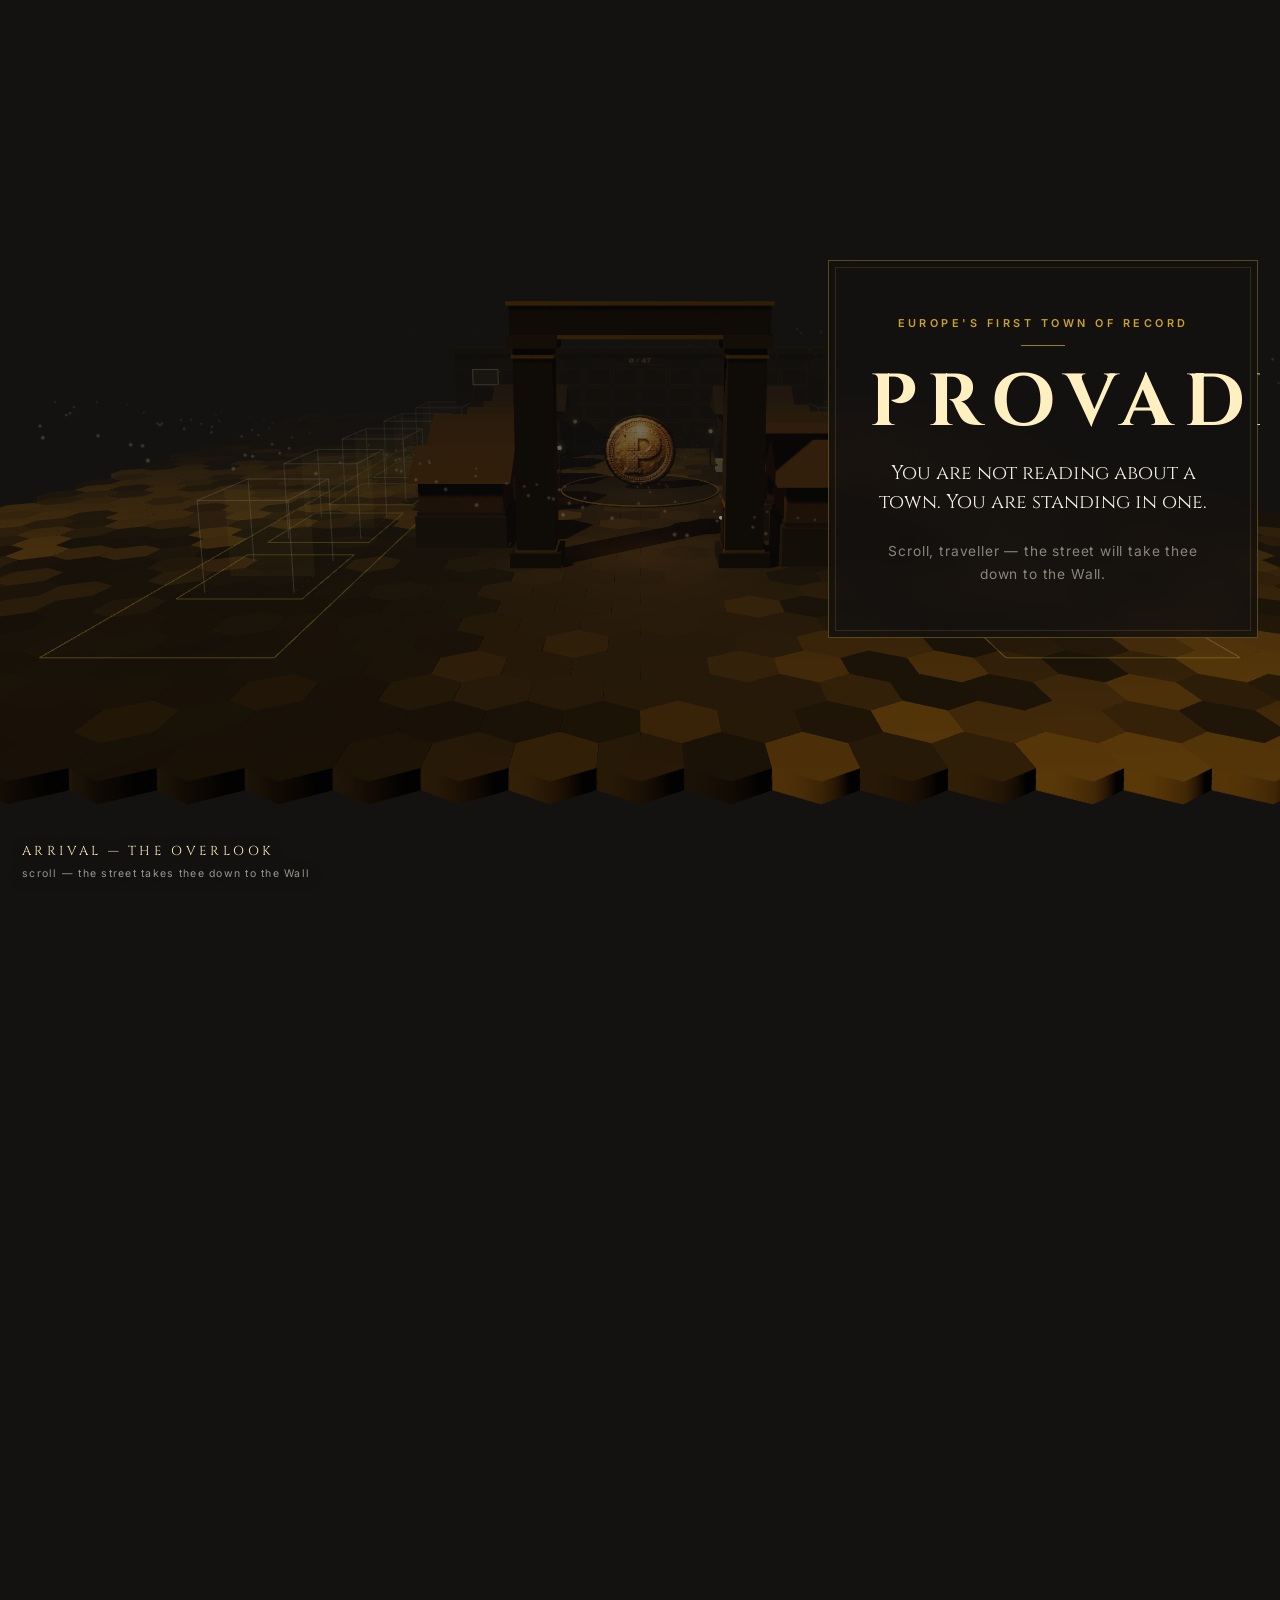
<file: index.html>
<!DOCTYPE html>
<html lang="en">
<head>
<meta charset="utf-8">
<meta name="viewport" content="width=device-width, initial-scale=1">
<meta name="captain-api" content="">
<title>PROVADIA — Europe's First Town of Record</title>
<meta name="description" content="Provadia — the living digital reconstruction of Europe's oldest salt town. The Fortress P coin, the Golden Wall at 0/47, Solnik at the gate, and a public record your own browser can verify.">
<link rel="preconnect" href="https://fonts.googleapis.com">
<link rel="preconnect" href="https://fonts.gstatic.com" crossorigin>
<link href="https://fonts.googleapis.com/css2?family=Cinzel:wght@500;600;700&family=Inter:wght@400;500;600&display=swap" rel="stylesheet">
<link rel="stylesheet" href="sections/panels.css">
<link rel="stylesheet" href="sections/record/panels.css">
<style>
  :root{--field:#141210;--gold:#C9A227;--pale:#FFEFC1;--deep:#6B4A12;--ink:#3D2A08;--salt:#F4EFE6}
  *{box-sizing:border-box}
  html,body{margin:0;padding:0;background:var(--field);color:var(--salt);font-family:Inter,system-ui,sans-serif}
  body{overflow-x:hidden}
  #stage{position:fixed;inset:0;z-index:0}
  #stage canvas{display:block}
  #scroll-space{height:700vh;position:relative;z-index:1;pointer-events:none}
  #fade{position:fixed;inset:0;background:#000;z-index:40;pointer-events:none;transition:opacity 2.4s ease}
  #fade.gone{opacity:0}
  #err{position:fixed;top:10px;left:50%;transform:translateX(-50%);z-index:60;display:none;max-width:92vw;background:rgba(40,8,4,.92);border:1px solid rgba(255,150,120,.5);color:#ffc9b8;padding:.6rem .9rem;font-size:.82rem;border-radius:4px}
  #caption{position:fixed;left:22px;bottom:20px;z-index:6;pointer-events:none;font-family:Cinzel,serif;letter-spacing:.26em;color:var(--pale);font-size:13px;text-transform:uppercase;text-shadow:0 2px 14px rgba(0,0,0,.8)}
  #caption small{display:block;margin-top:7px;font-family:Inter,sans-serif;letter-spacing:.12em;font-size:10.5px;color:rgba(244,239,230,.6);text-transform:none}
  .stack{position:fixed;z-index:5;right:20px;top:50%;width:min(434px,calc(100vw - 24px));max-height:88vh;overflow-y:auto;padding:2px;opacity:0;pointer-events:none;transform:translateY(-50%) translateX(14px);transition:opacity .55s ease,transform .55s ease;scrollbar-width:thin;scrollbar-color:var(--deep) transparent}
  .stack.active{opacity:1;pointer-events:auto;transform:translateY(-50%) translateX(0)}
  .stack .town-panel{margin:0 0 14px}
  .stack .town-panel:last-child{margin-bottom:2px}
  .coin-btns{display:flex;flex-wrap:wrap;gap:8px;margin:.4rem 0 .6rem}
  .coin-btns button{flex:1 1 auto;background:rgba(201,162,39,.08);border:1px solid rgba(201,162,39,.55);color:var(--pale);font-family:Cinzel,serif;letter-spacing:.12em;font-size:.72rem;padding:.62rem .5rem;cursor:pointer;text-transform:uppercase;transition:background .2s,border-color .2s}
  .coin-btns button:hover{background:rgba(201,162,39,.2);border-color:var(--gold)}
  .coin-state{font-family:Cinzel,serif;letter-spacing:.22em;color:var(--gold);font-size:.8rem;margin:.2rem 0}
  .coin-hint{font-size:.78rem;color:rgba(244,239,230,.55);margin:.1rem 0 0}
  @media (max-width:760px){
    .stack{right:12px;left:12px;width:auto;top:auto;bottom:12px;max-height:54vh;transform:translateY(14px)}
    .stack.active{transform:none}
    #caption{left:14px;bottom:auto;top:12px;font-size:11px}
  }
</style>
</head>
<body>
<div id="stage" aria-hidden="true"></div>
<div id="scroll-space" aria-hidden="true"></div>
<div id="fade"></div>
<div id="err" role="alert"></div>
<div id="caption"><span id="captionName">Arrival</span><small>scroll — the street takes thee down to the Wall</small></div>

<main id="stacks">
  <div class="stack" data-stack="arrival"><section class="town-panel" data-station="arrival" id="station-arrival" aria-label="Arrival">
  <div class="panel-inner">
    <p class="panel-eyebrow">Europe's First Town of Record</p>
    <h1 class="panel-title panel-title--xl">Provadia</h1>
    <p class="panel-lead">You are not reading about a town. You are standing in one.</p>
    <p class="panel-small">Scroll, traveller — the street will take thee down to the Wall.</p>
  </div>
</section></div>
  <div class="stack" data-stack="gate"><section class="town-panel" data-station="gate" id="station-gate" aria-label="The Gate">
  <div class="panel-inner">
    <p class="panel-eyebrow">The Gate</p>
    <h2 class="panel-title">The Gate</h2>
    <p class="panel-body">Every town of record begins at a gate. Ours is watched by Solnik — last of the salt-makers, keeper of the Wall and the book. He stands at the door of this town, and his tales are true: what he tells thee, he can show thee.</p>
  </div>
</section></div>
  <div class="stack" data-stack="captain">
    <section class="town-panel cap-panel" aria-label="Solnik at the front door">
      <div class="panel-inner"><div data-captain-root></div></div>
    </section>
  </div>
  <div class="stack" data-stack="square"><section class="town-panel" data-station="square" id="station-square" aria-label="The Coin">
  <div class="panel-inner">
    <p class="panel-eyebrow">The Coin</p>
    <h2 class="panel-title">The Coin</h2>
    <p class="panel-body">The Fortress P — the name of the coin, struck in salt bricks and crowned with seven battlements. It is the first thing the town shows thee, and the last it lets thee forget.</p>
    <p class="panel-body">Turn it over. The back keeps secrets: tilt it, and the age looks back — a sceptre, a mask, a bull, a ring — rising out of the gold one at a time, around the letter that never leaves.</p>

    <div class="contract-block">
      <p class="contract-label">The coin's only name on-chain:</p>
      <div class="contract-row">
        <p class="contract-address" id="contractAddress">9UE6NStA9pRZ5xagrK1FNy3vybmQVL2VaKB7BNpvpump</p>
        <button class="copy-btn" type="button" data-copy-target="contractAddress" aria-label="Copy contract address">Copy</button>
      </div>
      <ul class="contract-links">
        <li><a href="https://pump.fun/coin/9UE6NStA9pRZ5xagrK1FNy3vybmQVL2VaKB7BNpvpump" target="_blank" rel="noopener">Trade on pump.fun</a></li>
        <li><a href="https://dexscreener.com/solana/2fvtfwcco71j8xepws7yrez3569u2gxu4fyhe2h8oxdy" target="_blank" rel="noopener">The pair on Dexscreener</a></li>
      </ul>
    </div>
  </div>
</section>
    <section class="town-panel coin-controls" aria-label="Coin controls">
      <div class="panel-inner">
        <p class="panel-eyebrow">The Coin Is Alive</p>
        <div class="coin-btns">
          <button type="button" data-coin="left">&#9664; Tilt</button>
          <button type="button" data-coin="flip">Flip the Coin</button>
          <button type="button" data-coin="right">Tilt &#9654;</button>
          <button type="button" data-coin="home">Home — the P</button>
        </div>
        <p class="coin-state" id="coinState">THE FORTRESS P</p>
        <p class="coin-hint">Tilt it far, both ways — the back keeps secrets. On a computer, thou mayest also drag the coin itself.</p>
      </div>
    </section>
  </div>
  <div class="stack" data-stack="wall"><section class="town-panel" data-station="wall" id="station-wall" aria-label="The Golden Wall">
  <div class="panel-inner">
    <p class="panel-eyebrow">The Golden Wall</p>
    <h2 class="panel-title">The Golden Wall</h2>

    <p class="wall-counter" aria-label="0 of 47 bricks laid">0 / 47</p>
    <p class="wall-counter-sub">bricks laid · 0 grams of gold in the vault</p>

    <div class="wall-slot">
      <p>One slot waits — outlined, patient. A brick appears here only when it exists: bought, receipted, photographed, its serial written in the book. The Wall is the town's shadow of the truth; it has never shown a brick that was not real.</p>
    </div>

    <p class="panel-body">At 47 bricks — or the coin's first birthday — the Wall's fate is voted by the Bricklayers: burial at Provadia, or donation to the Varna Regional Museum. It can never be sold. It is never backing, and never redeemable.</p>

    <div class="sub-block">
      <h3 class="sub-block-title">The Night Brick</h3>
      <p class="panel-body">Every night at 21:00 UTC the town posts the counter and one true fact, and the Bricklayers answer: 🧱</p>
      <p class="night-brick-countdown">next Night Brick in — <span id="nightBrickCountdown"></span></p>
    </div>

    <div class="bell-line">
      <p>The town bell tolls only when the ledger rings it — once per brick laid. The bell has never rung.</p>
    </div>
  </div>
</section><section class="town-panel" data-station="registry" id="station-registry" aria-label="The Book of Bricklayers">
  <div class="panel-inner">
    <p class="panel-eyebrow">The Book of Bricklayers</p>
    <h2 class="panel-title">The Book of Bricklayers</h2>
    <p class="registry-empty">No name is written yet.</p>
    <p class="panel-body">The first name enters this book when the first brick is laid in the Wall — with its receipt beside it. Names and brick numbers only. Never holdings, never value. The book grows only when the Wall does.</p>
    <div class="registry-treasure">
      <p>My brick is in the Wall — that sentence is the whole of the treasure.</p>
    </div>
  </div>
</section></div>
  <div class="stack" data-stack="record"><section class="rec-panel" id="station-market" data-station="market">
  <header class="rec-head">
    <p class="rec-eyebrow">Station · Market</p>
    <h2 class="rec-title">The Market Face</h2>
    <p class="rec-lede">The coin trades where the crowd trades it. This face shows only what its source reports, at the moment it reports it — nothing drawn in by hand.</p>
  </header>

  <div class="rec-card">
    <div data-price-grid>
      <p class="rec-note">reaching for its source…</p>
    </div>
    <p class="rec-source" data-price-source>Source: Dexscreener · reaching for its source…</p>
    <p class="rec-note">Figures refresh every 60 seconds. If the source cannot be reached, the last receipted figures stay up, labelled with their time.</p>
    <div class="rec-links">
      <a href="https://pump.fun/coin/9UE6NStA9pRZ5xagrK1FNy3vybmQVL2VaKB7BNpvpump" target="_blank" rel="noopener">The coin on pump.fun</a>
      <a href="https://dexscreener.com/solana/2fvtfwcco71j8xepws7yrez3569u2gxu4fyhe2h8oxdy" target="_blank" rel="noopener">The pair on Dexscreener</a>
    </div>
    <div class="rec-row"><span class="rec-k">Contract</span><span class="rec-v rec-mono">9UE6NStA9pRZ5xagrK1FNy3vybmQVL2VaKB7BNpvpump</span></div>
    <div class="rec-row"><span class="rec-k">Supply</span><span class="rec-v">1,000,000,000 · fixed</span></div>
    <div class="rec-row"><span class="rec-k">Launch</span><span class="rec-v">Fair launch on pump.fun — no presale, no team allocation</span></div>
  </div>

  <blockquote class="rec-honesty">PROVADIA is a place, not an investment. Holding it names you a Bricklayer in the town registry and gives you a vote on the Wall’s fate — and nothing else: no redemption, no yield, no rights, no expected return.</blockquote>
</section><section class="rec-panel" id="station-record" data-station="record">
  <header class="rec-head">
    <p class="rec-eyebrow">Station · Record</p>
    <h2 class="rec-title">The Day-Book</h2>
    <p class="rec-lede">The town's public record. Every entry is chained to the one before it by its hash — change a single letter anywhere and the chain breaks, in the open. Your browser recomputes the whole chain below, on your own machine. No custom on-chain program: the record verifies itself.</p>
  </header>

  <div class="rec-card">
    <p class="rec-verdict" data-verify-verdict data-state="working">Recomputing every entry in your browser…</p>
    <ol class="rec-list" data-daybook-list></ol>
  </div>

  <div class="rec-card">
    <h3 class="rec-subtitle">The Daily Anchor</h3>
    <div class="rec-row"><span class="rec-k">Today's root</span><span class="rec-v rec-mono" data-anchor-root>—</span></div>
    <p class="rec-note">The root is the SHA-256 of the last entry's hash — one fingerprint for the whole book. Written to Solana as a Memo, it would read exactly:</p>
    <code class="rec-payload" data-anchor-payload>PROVADIA DAYBOOK ROOT · 2026-11-20 · —</code>
    <p class="rec-note"><strong>Daily anchor:</strong> the root is computed and ready. The anchor transaction is signed by the founder's hand only — awaiting founder signature.</p>
    <h4 class="rec-subtitle rec-subtitle-sm">Past anchors</h4>
    <p class="rec-note">No anchor has been written yet.</p>
  </div>
</section><section class="rec-panel" id="station-fees" data-station="fees">
  <header class="rec-head">
    <p class="rec-eyebrow">Station · Fees</p>
    <h2 class="rec-title">The Fee Card</h2>
    <p class="rec-lede">What the coin pays, and to whom — verified against pump.fun's own published fee documentation (fees page, last updated 16 November 2026). Rates are pump.fun's schedule and can change on their word; the split below is the town's covenant and does not change.</p>
  </header>

  <div class="rec-card">
    <div class="rec-row"><span class="rec-k">On the bonding curve</span><span class="rec-v">Creator fee 0.300% of every trade, paid in SOL</span></div>
    <div class="rec-row"><span class="rec-k">After graduation</span><span class="rec-v">Creator fees continue on the canonical PumpSwap pool, tiered by market cap — 0.300% in the lowest band, peaking at 0.950%, stepping down to 0.050% at the largest caps. Only the canonical pool pays a creator fee; other pools pay 0%.</span></div>
    <div class="rec-row"><span class="rec-k">Liquidity at migration</span><span class="rec-v">The bonding curve's liquidity migrates to PumpSwap and the LP tokens are burnt — not locked, burnt. Nobody can withdraw the migrated liquidity.</span></div>
    <div class="rec-row"><span class="rec-k">The split</span><span class="rec-v">Creator fees split 80 / 20 — eighty percent is the founder's income, his pay for building and running the project, disclosed in the open. Twenty percent goes to the Golden Wall, off the top, forever.</span></div>
    <p class="rec-note">The founder's only income from this project is the disclosed creator fees. Nothing else is skimmed, and no return is promised to anybody.</p>
  </div>
</section><section class="rec-panel" id="station-charter" data-station="charter">
  <header class="rec-head">
    <p class="rec-eyebrow">Station · Charter</p>
    <h2 class="rec-title">The Charter</h2>
    <p class="rec-lede">The law of the Golden Wall, published as record. It rides in every launch post, word for word.</p>
  </header>

  <div class="rec-card">
    <blockquote class="rec-charter">20% of creator fees buys physical 1g gold bars stored in a named third-party bullion vault. Each brick: receipt, photo, serial posted to public counter /47. The wall belongs to no one. It cannot be sold. It will be buried at Provadia or donated to a museum, by Bricklayer vote. Nothing else can happen to it. Never backing, never redeemable.</blockquote>

    <h3 class="rec-subtitle">The covenant, in brief</h3>
    <div class="rec-row"><span class="rec-k">The bricks</span><span class="rec-v">Serial-numbered 1g physical gold bars, bought from a named dealer the moment the accumulated 20% share covers 1g spot plus premium, shipping and vault costs.</span></div>
    <div class="rec-row"><span class="rec-k">Custody</span><span class="rec-v">Allocated storage at a named, licensed third-party bullion vault. The founder never physically holds the bars.</span></div>
    <div class="rec-row"><span class="rec-k">The one withdrawal</span><span class="rec-v">ONE withdrawal is permitted, ever — the end ceremony — announced 7 days ahead, with dealer confirmation of dispatch.</span></div>
    <div class="rec-row"><span class="rec-k">Proof</span><span class="rec-v">Per brick: receipt, photo and serial posted publicly to the counter. The counter stands at 0 / 47.</span></div>
    <div class="rec-row"><span class="rec-k">The end</span><span class="rec-v">At 47 bricks or the coin's first birthday, whichever comes first. The Bricklayer vote chooses only between burial at Provadia or donation to the Varna Regional Museum. The gold is never sold, never backing, never redeemable.</span></div>

    <h3 class="rec-subtitle">The founder statutes, in brief</h3>
    <div class="rec-row"><span class="rec-k">Giveback</span><span class="rec-v">No airdrops of value to holders — announced or proportional — ever. The project's giving is structural: the Wall, the town, and the public record.</span></div>
    <div class="rec-row"><span class="rec-k">Surprise Honors</span><span class="rec-v">Rare, unannounced, for deeds done for the town — never for holdings, never promised, never marketed. Standard form: a brick laid into the Wall in the citizen's honor, paid from the founder's own share, the name and the deed recorded in the Day-Book.</span></div>
    <div class="rec-row"><span class="rec-k">Reinvestment</span><span class="rec-v">The site and the contract earn nothing for anybody. The founder's only income is the disclosed creator fees, split 80 / 20 as the Fee Card states. No trading for anybody. No promises sold to anybody.</span></div>
  </div>
</section><section class="town-panel" data-station="umbrella" id="station-umbrella" aria-label="The Umbrella Hall">
  <div class="panel-inner">
    <p class="panel-eyebrow">The Umbrella Hall</p>
    <h2 class="panel-title">A Ground Where Coins Are Born</h2>
    <p class="panel-lead">Provadia is not one coin. It is a town with an umbrella over it — and under that umbrella, a Bricklayer's own coin can be born.</p>
    <p class="panel-body">Past the square, the town keeps a street of houses not yet built. This hall is that street's registry: the place where the family will live. Every founder who raises a house here carries the town's name into the world with him — an ecosystem of ecosystems, one covenant over all of it.</p>

    <h3 class="panel-subtitle">The Umbrella Charter</h3>
    <div class="fact-list">
      <div class="fact-block">
        <p><span class="fact-lead">The gate is citizenship —</span> Hold the coin, and sign the town covenant. Holding is the proof of belief. It is never a fee paid to the town.</p>
      </div>
      <div class="fact-block">
        <p><span class="fact-lead">The town builds —</span> The crew builds thy coin and its starter home under the town's roof, and charges thee nothing for the building. Thy creation costs are thine own: the platform's and the chain's charges, paid from thine own wallet, as Provadia's founder paid his. The town never fronts, covers, or touches a founder's money — and thy wallet and thy signature stay thine alone.</p>
      </div>
      <div class="fact-block">
        <p><span class="fact-lead">The tithe —</span> A coin born here shares the creator fees its own trading earns: the founder keeps the great share, and a tenth flows to the town's works. The builder's share stands under the founder's ruling — the Charter's full text, with every number in it, is being forged now and will be receipted here before the first house is born. Whatever the split, it is written into the covenant before the coin exists, and every payment is receipted in the public record. Holders of any house's coin are promised nothing.</p>
      </div>
      <div class="fact-block">
        <p><span class="fact-lead">The law travels with the mark —</span> Every house signs the same covenant before it is born: the honesty sentence, no promises, no yield-bait, receipts for claims. A coin that will not sign does not get the umbrella.</p>
      </div>
      <div class="fact-block">
        <p><span class="fact-lead">The strike —</span> A house that breaks the covenant is struck from this registry, publicly, with the receipt shown. The umbrella shelters honest houses only.</p>
      </div>
    </div>

    <h3 class="panel-subtitle">The Registry of Houses</h3>
    <p class="registry-empty">No houses yet — the first will be receipted here.</p>
    <p class="panel-body">The plaques stand ready and blank. Nothing is written on them that has not happened: no sample houses, no borrowed names, no counts of the hopeful. When the first house is born under the umbrella, its name, its founder, and its covenant enter this book — with receipts.</p>

    <h3 class="panel-subtitle">The Founder's Door</h3>
    <p class="panel-body">This door is a knock, not a signup. The hall opens when the town's charter is forged — the law of the umbrella is being written now, and the town announces nothing before its design survives. There is no form here, no date promised, and no queue to join.</p>
    <p class="panel-body">When the door opens, the way in is the charter above: hold the coin · sign the covenant · thy wallet, thy costs. Until then, a knock is heard at the Support Desk — support@provadiacoin.com — and answered by a person of the town.</p>
    <p class="panel-small">The umbrella is not an exchange, not a fund, and not a promise that any house's coin is worth anything. The town lists; it does not bless.</p>
  </div>
</section><section class="town-panel" data-station="road" id="station-road" aria-label="The Road">
  <div class="panel-inner">
    <p class="panel-eyebrow">The Road</p>
    <h2 class="panel-title">The Road</h2>
    <p class="panel-body">A roadmap here is not a promise list. It is a road: paved exactly as far as we have travelled, and not one inch further.</p>

    <ol class="road-list">
      <li class="road-step road-step--outline">
        <span class="road-step-num" aria-hidden="true">1</span>
        <h3 class="road-step-title">The Foundation</h3>
        <p class="road-step-desc">Brick #1, bought with the founder's own money and receipted in the open · the Charter · the Day-Book opens</p>
      </li>
      <li class="road-step road-step--ghost">
        <span class="road-step-num" aria-hidden="true">2</span>
        <h3 class="road-step-title">The Promise Machine</h3>
        <p class="road-step-desc">the site grades its own promises, in public, forever</p>
      </li>
      <li class="road-step road-step--ghost">
        <span class="road-step-num" aria-hidden="true">3</span>
        <h3 class="road-step-title">The Liveness Layer</h3>
        <p class="road-step-desc">the town reports its own heartbeat, silence included</p>
      </li>
      <li class="road-step road-step--ghost">
        <span class="road-step-num" aria-hidden="true">4</span>
        <h3 class="road-step-title">The Signed Solnik</h3>
        <p class="road-step-desc">the town's officer, auditable</p>
      </li>
      <li class="road-step road-step--ghost">
        <span class="road-step-num" aria-hidden="true">5</span>
        <h3 class="road-step-title">The Town Build-Out</h3>
        <p class="road-step-desc">streets rise as the Wall rises</p>
      </li>
      <li class="road-step road-step--ghost">
        <span class="road-step-num" aria-hidden="true">6</span>
        <h3 class="road-step-title">The Brick Lock</h3>
        <p class="road-step-desc">the Wall's custody, locked in code</p>
      </li>
      <li class="road-step road-step--ghost">
        <span class="road-step-num" aria-hidden="true">7</span>
        <h3 class="road-step-title">The Fee Card</h3>
        <p class="road-step-desc">every fee, receipted</p>
      </li>
      <li class="road-step road-step--ghost">
        <span class="road-step-num" aria-hidden="true">8</span>
        <h3 class="road-step-title">The Covenant Kit</h3>
        <p class="road-step-desc">the covenant, whole, for anyone to check</p>
      </li>
    </ol>

    <p class="road-footnote">No dates are promised on this road, beyond the Tuesdays of the Seven Secrets and the coin's first birthday.</p>
  </div>
</section></div>
  <div class="stack" data-stack="door"><section class="town-panel" data-station="story" id="station-story" aria-label="The True Story">
  <div class="panel-inner">
    <p class="panel-eyebrow">The True Story</p>
    <h2 class="panel-title">The True Story</h2>
    <h3 class="panel-subtitle">What the ground says</h3>

    <div class="fact-list">
      <div class="fact-block">
        <p><span class="fact-lead">Found by accident —</span> In October 1972 an excavator operator, Raycho Marinov, struck gold in Varna's industrial zone and carried a shoebox of it to the museum. The cemetery was dug from 1972 to 1991.</p>
      </div>
      <div class="fact-block">
        <p><span class="fact-lead">The dating —</span> Radiocarbon puts the Varna cemetery in use about 4560–4450 BC — some 6,500 years ago. Provadia-Solnitsata made salt from about 5500 BC; its fortified age is 4700–4200 BC.</p>
      </div>
      <div class="fact-block">
        <p><span class="fact-lead">The gold —</span> More than 3,000 objects, over 6 kg, in 28 kinds: sceptres, diadems, bracelets, beads by the thousand, rings and ring-idols, gold cattle, gold-painted pottery. And copper, flint, carnelian, and shell from the Mediterranean.</p>
      </div>
      <div class="fact-block">
        <p><span class="fact-lead">The chief —</span> Grave 43 held a man of 40–50 with over 990 gold objects, 1.5 kg in all, and a sceptre — a stone axe on a gold-sheathed shaft. The museum calls him most likely a chief and priest. No name survives; his people had no writing.</p>
      </div>
      <div class="fact-block">
        <p><span class="fact-lead">The fortress —</span> The salt town stood behind stone walls up to 3 metres thick, with bastions and a gate — raised, the ground shows, over salt made in tons.</p>
      </div>
    </div>

    <div class="interpretation-block" role="note" aria-label="Interpretation — not settled fact">
      <p class="interpretation-label">Interpretation — Not Settled Fact</p>
      <p>Professor Vasil Nikolov, the salt town's excavator since 2005, holds that salt was money — that the salt brick was currency and Provadia Europe's first mint, and that salt wealth explains Varna's gold. He admits there is no direct evidence for how the trade worked; other scholars call 'Europe's oldest town' hyperbole. In this town we tell it as what it is: one professor's reading of the ground.</p>
    </div>
  </div>
</section><section class="town-panel" data-station="door" id="station-door" aria-label="The Support Desk">
  <div class="panel-inner">
    <p class="panel-eyebrow">The Support Desk</p>
    <h2 class="panel-title">The Support Desk</h2>
    <p class="panel-body">The only official doors of this town:</p>

    <ul class="door-list">
      <li class="door-item">
        <span class="door-name">Email</span>
        <span class="door-detail"><a href="mailto:support@provadiacoin.com">support@provadiacoin.com</a></span>
        <span class="door-status">Live</span>
      </li>
      <li class="door-item">
        <span class="door-name">X</span>
        <span class="door-detail"><a href="https://x.com/ProvadiaCoin" target="_blank" rel="noopener">@ProvadiaCoin</a></span>
        <span class="door-status">Live</span>
      </li>
      <li class="door-item">
        <span class="door-name">Telegram</span>
        <span class="door-detail">the town channel</span>
        <span class="door-status door-status--pending">Opens with Brick #1</span>
      </li>
      <li class="door-item">
        <span class="door-name">Discord</span>
        <span class="door-detail">the town's hall</span>
        <span class="door-status door-status--pending">Opens at 100 Bricklayers</span>
      </li>
    </ul>

    <p class="armor-line">We never DM first. If a door is not listed here, it is not ours.</p>
    <p class="panel-body" style="margin-top:1rem">The desk is watched around the clock, every day — a citizen's message is never left unanswered.</p>

    <div class="honesty-block">
      <p>PROVADIA is a place, not an investment. Holding it names you a Bricklayer in the town registry and gives you a vote on the Wall's fate — and nothing else: no redemption, no yield, no rights, no expected return.</p>
      <p class="footer-contract">9UE6NStA9pRZ5xagrK1FNy3vybmQVL2VaKB7BNpvpump</p>
      <p class="sign-off">Salt pays.</p>
    </div>

    <div class="secrets-block">
      <h3 class="sub-block-title">The Seven Secrets — Commitments</h3>
      <p class="secrets-intro">Every secret was committed here before it was told. Each hash is the SHA-256 of a salt plus that secret's final text. When a secret is revealed, its salt is published with it — so anyone can recompute the hash and check it against its line.</p>
      <ul class="secrets-list">
        <li><span class="secret-name">Secret 1</span> — SHA-256: bd87e81783b985c67c058bbc03f040a7e46ee47b692ebbe98e8d56b42408aa5a</li>
        <li><span class="secret-name">Secret 2</span> — SHA-256: 4c708c9c9fd0235afe4bab722f0cbdc9399ef37e740014fcbbb38611e51b4406</li>
        <li><span class="secret-name">Secret 4</span> — SHA-256: 7323eed62295b991d55dca3cf29b58e7cb86db59d18b63e46010a175457ec6f9</li>
        <li><span class="secret-name">Secret 3</span> — SHA-256: 08e5d41ffae7ca942b757971f5a85f6076f4c3d3c1db054ae194757fd49755ec</li>
        <li><span class="secret-name">Secret 5</span> — SHA-256: f81757e0fc7d275fe033169782a44e1dadccdac1d8b958007ef209e82bc23edf</li>
        <li><span class="secret-name">Secret 6</span> — SHA-256: b4812005651022572b55932fd46ba4b06c73462d003819f9c7847875d8d86053</li>
        <li><span class="secret-name">Secret 7</span> — SHA-256: 4058b2e9586e38df6465b2f91ff4f9820ac9e81d874411c6687aa31274e41b7b</li>
      </ul>
    </div>
  </div>
</section></div>
</main>

<script type="module">
import * as THREE from './lib/three.module.min.js';
import { createWorld } from './engines/world/engine.js';
import { createCoin } from './engines/coin/engine.js';
import './engines/captain/captain.js';
import './sections/record/record.js';

const errBox = document.getElementById('err');
function showErr(msg){ errBox.textContent = 'Error: ' + msg; errBox.style.display = 'block'; }
window.addEventListener('error', (e) => showErr(e.message || e.type));

// ---- renderer / scene / camera (house contract) ----
const stage = document.getElementById('stage');
const renderer = new THREE.WebGLRenderer({ antialias: true, powerPreference: 'high-performance' });
renderer.setPixelRatio(Math.min(window.devicePixelRatio || 1, 2));
renderer.setSize(window.innerWidth, window.innerHeight);
renderer.shadowMap.enabled = true;
renderer.shadowMap.type = THREE.PCFSoftShadowMap;
renderer.toneMapping = THREE.ACESFilmicToneMapping;
renderer.toneMappingExposure = 1.05;
renderer.outputColorSpace = THREE.SRGBColorSpace;
stage.appendChild(renderer.domElement);

const scene = new THREE.Scene();
scene.background = new THREE.Color(0x141210);
scene.fog = new THREE.FogExp2(0x141210, 0.02);

const camera = new THREE.PerspectiveCamera(55, window.innerWidth / window.innerHeight, 0.1, 300);
camera.position.set(0, 10, 48);

// ---- the world (NEXUS body · Hex Hive · the Streets · Gate · Wall) ----
const world = createWorld(scene);

// ---- the coin: the market-published face + the Secret Side ----
const coin = createCoin({
  frontArtworkUrl: './engines/coin/front-published.jpg',
  pTextureUrl: './engines/coin/marks/fortress-p.png',
  anisotropy: Math.min(8, renderer.capabilities.getMaxAnisotropy())
});
coin.group.position.set(0, 2.35, 0);
scene.add(coin.group);

// ---- ?shot=<0..1> freezes the journey (verification) ----
const params = new URLSearchParams(window.location.search);
const shotRaw = params.get('shot');
const shot = shotRaw === null ? null : parseFloat(shotRaw);
const THRESHOLDS = [0, .18, .36, .52, .68, .84, 1];
function stationForProgress(p){
  let idx = 0;
  for (let i = 0; i < THRESHOLDS.length; i++) if (p >= THRESHOLDS[i]) idx = i;
  return world.stations[Math.min(idx, world.stations.length - 1)];
}
if (shot !== null && !isNaN(shot)) world.setShotMode(shot);

// ---- scroll journey ----
function readScroll(){
  const max = document.documentElement.scrollHeight - window.innerHeight;
  const p = max > 0 ? Math.min(1, Math.max(0, window.scrollY / max)) : 0;
  if (shot === null) world.setJourneyProgress(p);
}
window.addEventListener('scroll', readScroll, { passive: true });
readScroll();

// ---- station panels ----
const LABELS = {
  arrival: 'Arrival — the Overlook',
  gate: 'The Gate',
  captain: "Solnik's Door",
  square: 'Coin Square',
  wall: 'The Golden Wall',
  record: 'The Record Hall',
  door: 'The Door — Story & Support'
};
const captionName = document.getElementById('captionName');
const finePointer = window.matchMedia('(pointer:fine)').matches;
function syncCoinInteractive(name){
  try { coin.api.setInteractive(renderer.domElement, name === 'square' && finePointer); } catch(e) {}
}
function showStation(name){
  document.querySelectorAll('.stack').forEach((s) => s.classList.toggle('active', s.dataset.stack === name));
  captionName.textContent = LABELS[name] || name;
  syncCoinInteractive(name);
}
let flightDone = shot !== null;
world.onStation((name) => { if (flightDone) showStation(name); else captionName.textContent = LABELS[name] || name; });
if (shot !== null && !isNaN(shot)) showStation(stationForProgress(shot));
else setTimeout(() => { flightDone = true; showStation(world.getStation()); }, 7800);

// ---- coin controls ----
let tiltDeg = 0;
const coinState = document.getElementById('coinState');
document.querySelectorAll('[data-coin]').forEach((btn) => {
  btn.addEventListener('click', () => {
    const act = btn.dataset.coin;
    try {
      if (act === 'left') { tiltDeg = Math.max(-56, tiltDeg - 14); coin.api.setReverseTilt(tiltDeg); }
      if (act === 'right') { tiltDeg = Math.min(56, tiltDeg + 14); coin.api.setReverseTilt(tiltDeg); }
      if (act === 'flip') { coin.api.flip(); }
      if (act === 'home') { tiltDeg = 0; coin.api.homePose(); }
    } catch(e) {}
  });
});
setInterval(() => { try { coinState.textContent = coin.api.getState().caption; } catch(e) {} }, 500);

// ---- copy buttons (contract address) ----
document.querySelectorAll('[data-copy-target]').forEach((btn) => {
  btn.addEventListener('click', async () => {
    const target = document.getElementById(btn.dataset.copyTarget);
    if (!target) return;
    const old = btn.textContent;
    try { await navigator.clipboard.writeText(target.textContent.trim()); btn.textContent = 'Copied'; }
    catch(e) { btn.textContent = 'Select & copy'; }
    setTimeout(() => { btn.textContent = old; }, 1600);
  });
});

// ---- the Night Brick countdown (next 21:00 UTC) ----
function tickClock(){
  const now = new Date();
  const next = new Date(Date.UTC(now.getUTCFullYear(), now.getUTCMonth(), now.getUTCDate(), 21, 0, 0));
  if (next <= now) next.setUTCDate(next.getUTCDate() + 1);
  let s = Math.floor((next - now) / 1000);
  const hh = String(Math.floor(s / 3600)).padStart(2, '0');
  const mm = String(Math.floor((s % 3600) / 60)).padStart(2, '0');
  const ss = String(s % 60).padStart(2, '0');
  document.querySelectorAll('#nightBrickCountdown').forEach((el) => { el.textContent = hh + ':' + mm + ':' + ss; });
}
tickClock();
setInterval(tickClock, 1000);

// ---- resize + main loop ----
window.addEventListener('resize', () => {
  const w = window.innerWidth, h = window.innerHeight;
  camera.aspect = w / h;
  camera.updateProjectionMatrix();
  renderer.setPixelRatio(Math.min(window.devicePixelRatio || 1, 2));
  renderer.setSize(w, h);
});
const clockT = new THREE.Clock();
function tick(){
  requestAnimationFrame(tick);
  const dt = Math.min(clockT.getDelta(), 0.05);
  const t = clockT.elapsedTime;
  world.update(dt, t);
  world.applyCamera(camera, dt);
  coin.api.update(dt, t);
  renderer.render(scene, camera);
}
tick();
requestAnimationFrame(() => requestAnimationFrame(() => {
  document.getElementById('fade').classList.add('gone');
}));
</script>
</body>
</html>
</file>
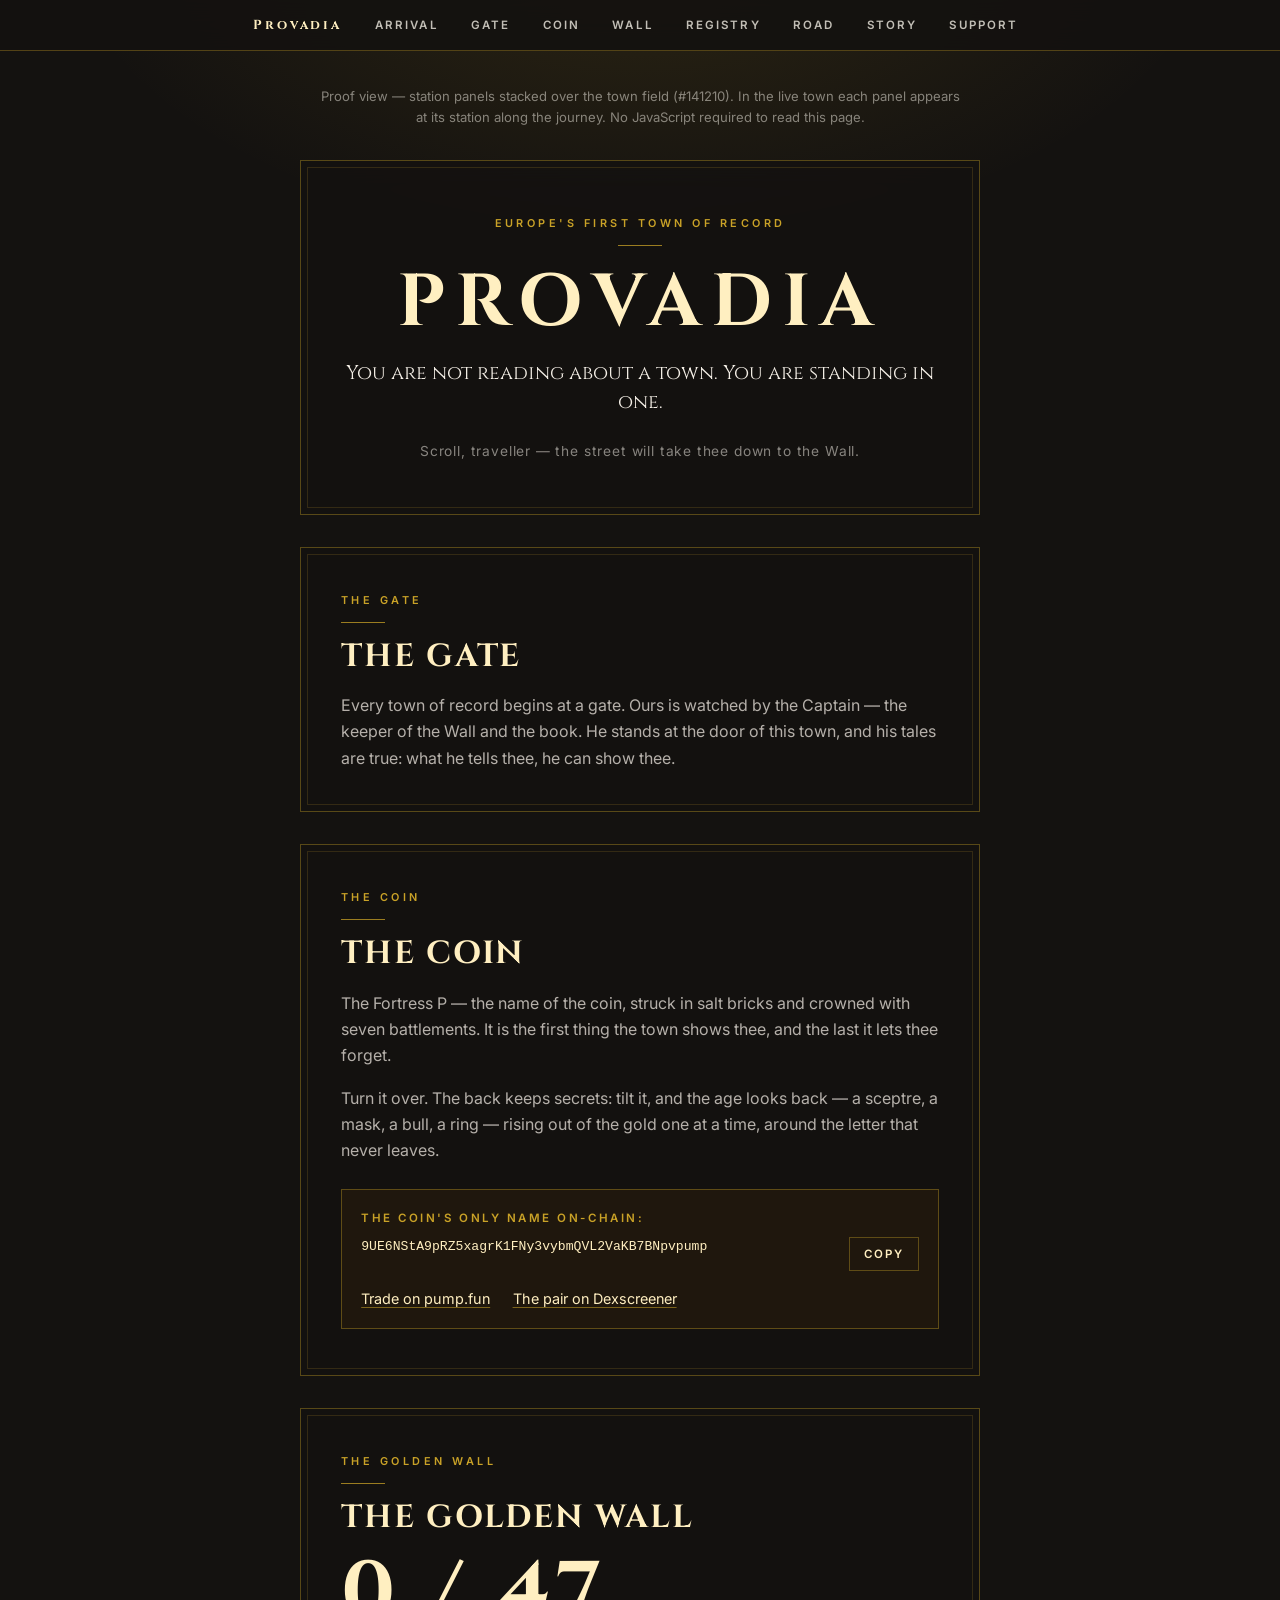
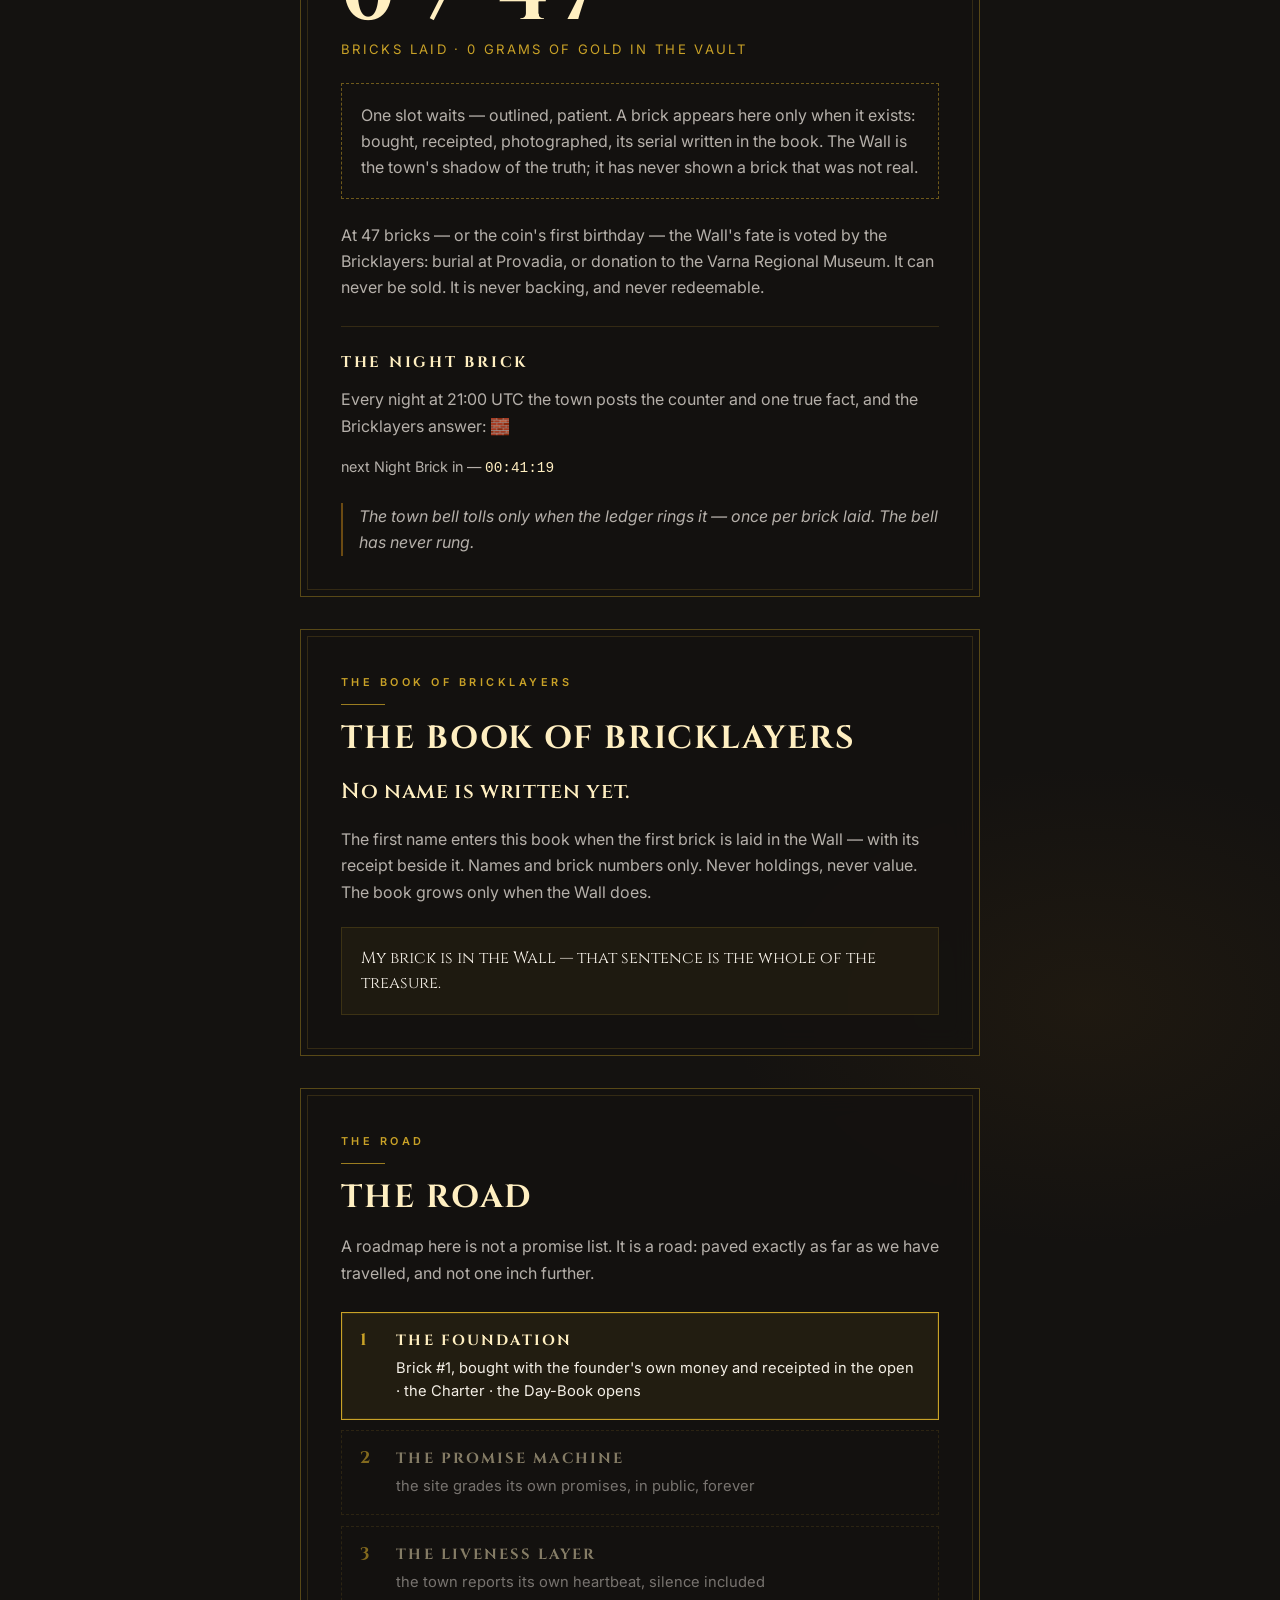
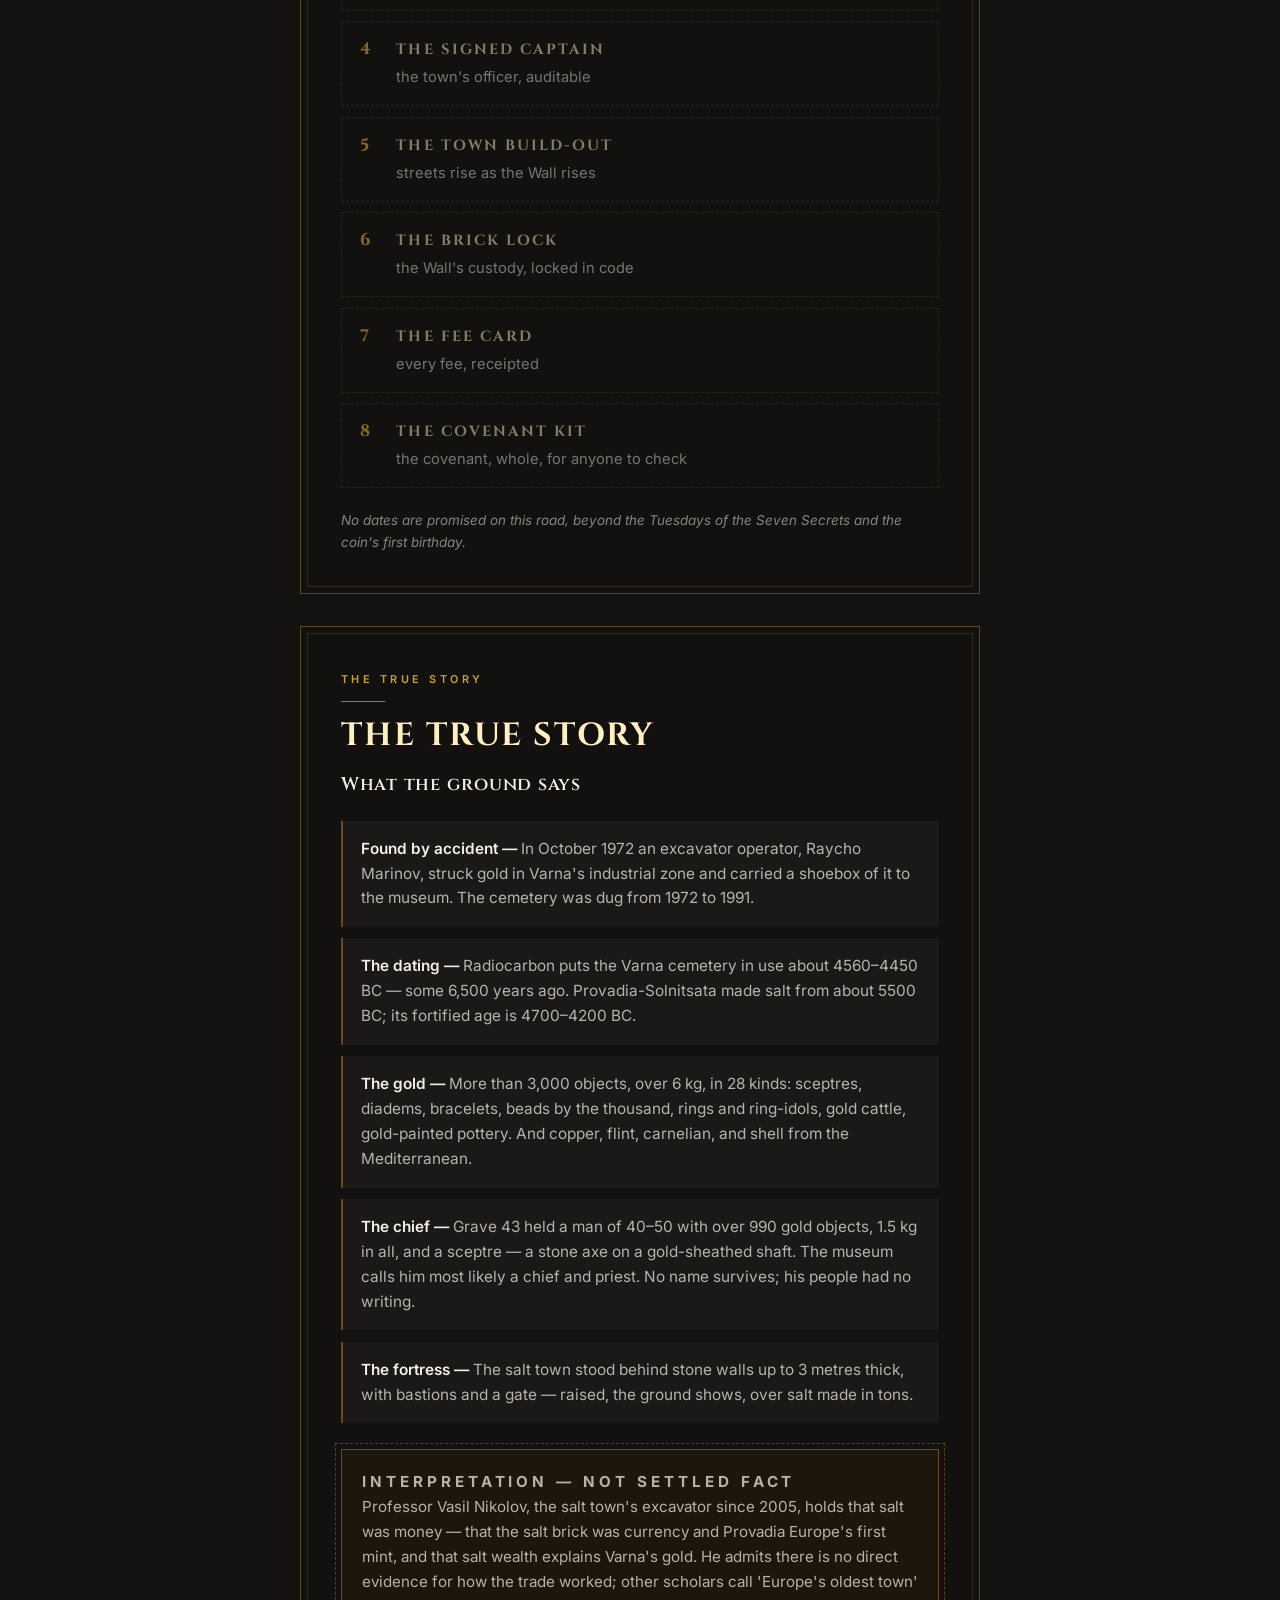
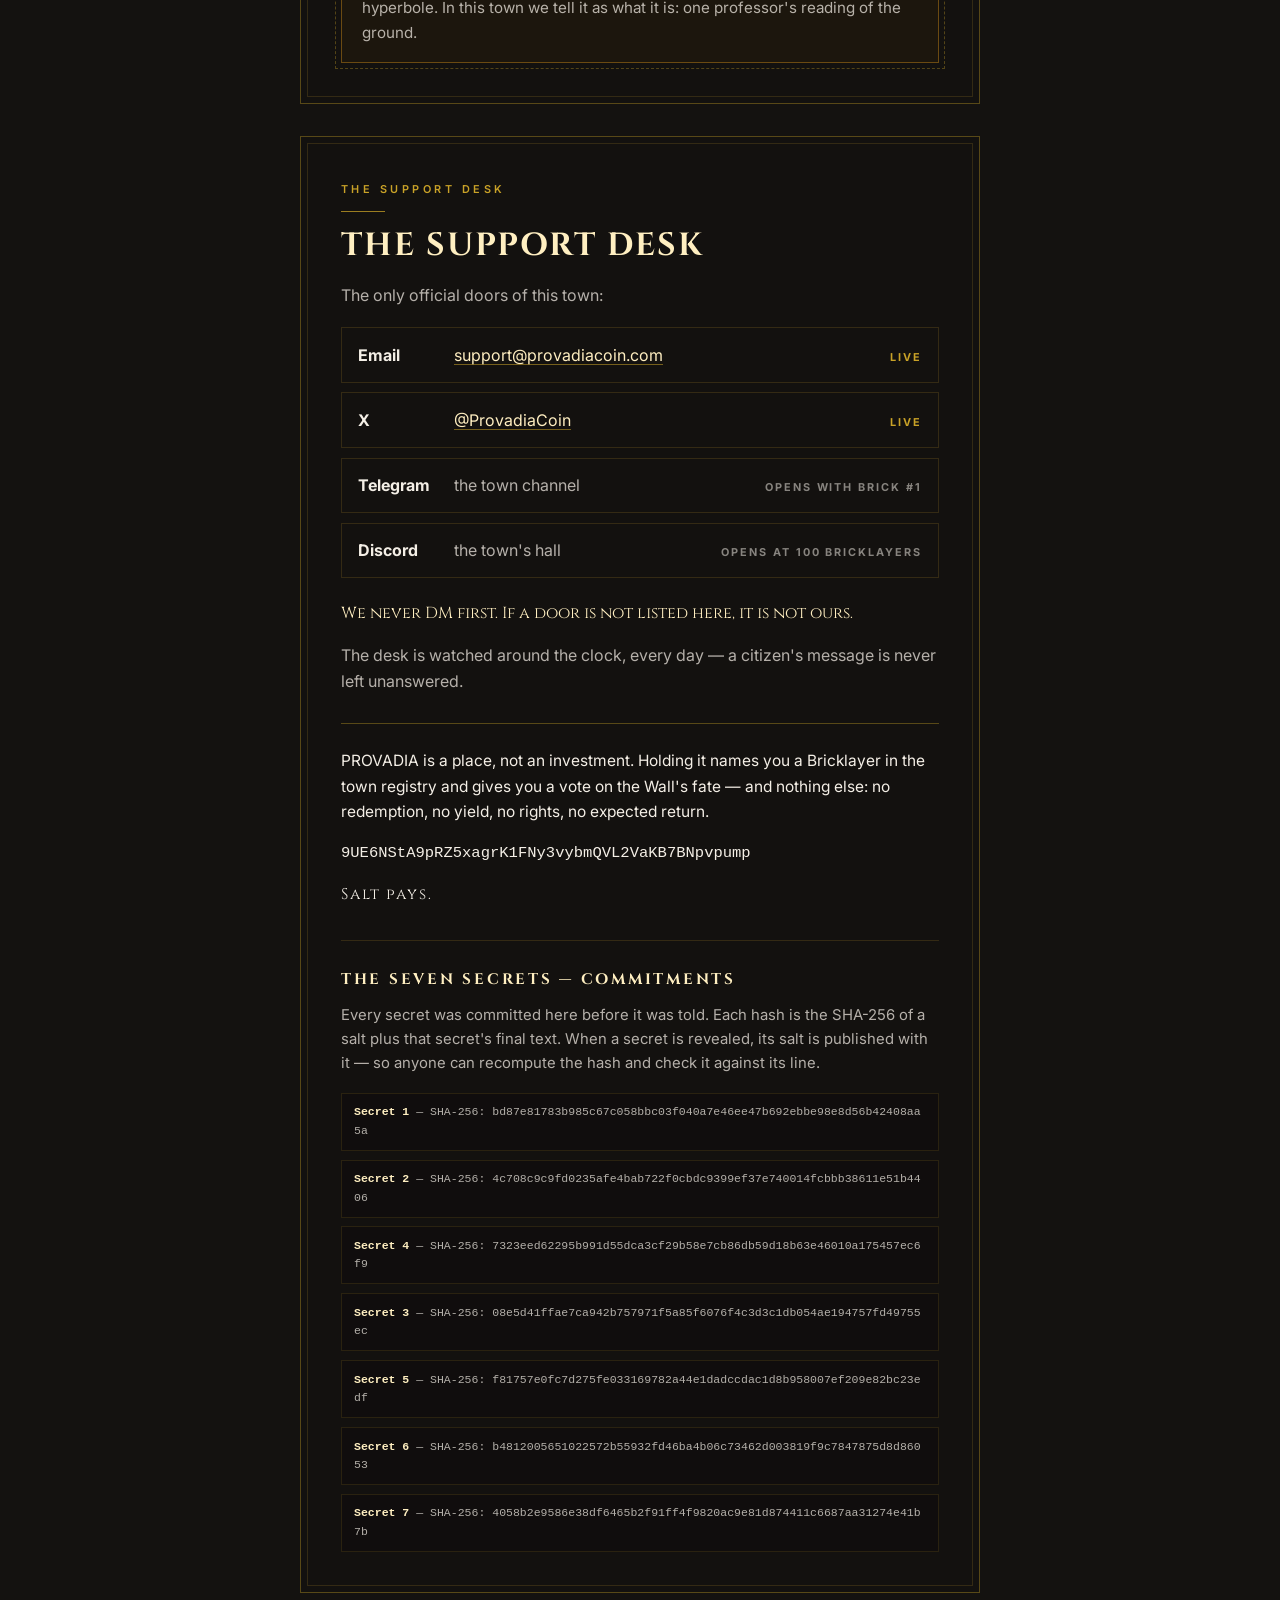
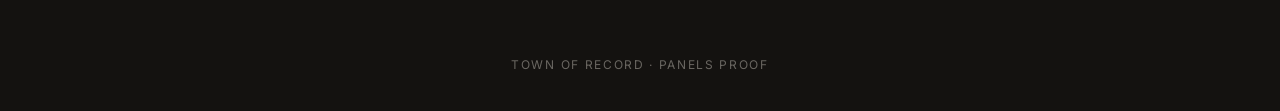
<file: sections/index.html>
<!DOCTYPE html>
<html lang="en">
<head>
<meta charset="UTF-8">
<meta name="viewport" content="width=device-width, initial-scale=1.0">
<title>PROVADIA — Town of Record · Station Panels Proof</title>
<link rel="preconnect" href="https://fonts.googleapis.com">
<link rel="preconnect" href="https://fonts.gstatic.com" crossorigin>
<link href="https://fonts.googleapis.com/css2?family=Cinzel:wght@500;600;700&family=Inter:wght@400;500;600;700&display=swap" rel="stylesheet">
<link rel="stylesheet" href="panels.css">
<style>
  *{box-sizing:border-box}
  html{scroll-behavior:smooth}
  body{margin:0;background:#141210;color:#F4EFE6;font-family:'Inter',system-ui,sans-serif;
    background-image:radial-gradient(ellipse 900px 500px at 50% -80px, rgba(201,162,39,.14), transparent 65%),
                     radial-gradient(ellipse 600px 400px at 85% 40%, rgba(107,74,18,.12), transparent 60%);}
  .proof-nav{position:sticky;top:0;z-index:20;background:rgba(20,18,16,.92);backdrop-filter:blur(12px);
    border-bottom:1px solid rgba(201,162,39,.35);padding:.7rem 1rem}
  .proof-nav-inner{max-width:1100px;margin:0 auto;display:flex;flex-wrap:wrap;gap:.4rem .9rem;align-items:center;justify-content:center}
  .proof-brand{font-family:'Cinzel',serif;font-weight:700;letter-spacing:.22em;color:#FFEFC1;font-size:.82rem;margin-right:.6rem}
  .proof-nav a{color:rgba(244,239,230,.78);text-decoration:none;font-size:.72rem;font-weight:600;letter-spacing:.18em;text-transform:uppercase;padding:.35rem .5rem;border:1px solid transparent}
  .proof-nav a:hover,.proof-nav a:focus{color:#FFEFC1;border-color:rgba(201,162,39,.4)}
  .proof-main{max-width:760px;margin:0 auto;padding:2.2rem 1rem 4rem;display:grid;gap:2rem}
  .proof-note{max-width:680px;margin:0 auto;text-align:center;color:rgba(244,239,230,.5);font-size:.82rem;line-height:1.6;padding:0 1rem}
  .proof-footer{max-width:680px;margin:0 auto 2.5rem;text-align:center;color:rgba(244,239,230,.38);font-size:.75rem;letter-spacing:.14em;text-transform:uppercase}
</style>
</head>
<body>
<header class="proof-nav">
  <nav class="proof-nav-inner" aria-label="Stations">
    <span class="proof-brand">Provadia</span>
    <a href="#station-arrival">Arrival</a>
    <a href="#station-gate">Gate</a>
    <a href="#station-square">Coin</a>
    <a href="#station-wall">Wall</a>
    <a href="#station-registry">Registry</a>
    <a href="#station-road">Road</a>
    <a href="#station-story">Story</a>
    <a href="#station-door">Support</a>
  </nav>
</header>
<main class="proof-main">
<p class="proof-note">Proof view — station panels stacked over the town field (#141210). In the live town each panel appears at its station along the journey. No JavaScript required to read this page.</p>
<!-- PROVADIA — Town of Record · Station Panels (fragment)
     Lift all <section> blocks into the town shell. Styles: panels.css
     Stations in journey order: arrival · gate · square · wall · registry · road · story · door -->

<!-- 1 · ARRIVAL -->
<section class="town-panel" data-station="arrival" id="station-arrival" aria-label="Arrival">
  <div class="panel-inner">
    <p class="panel-eyebrow">Europe's First Town of Record</p>
    <h1 class="panel-title panel-title--xl">Provadia</h1>
    <p class="panel-lead">You are not reading about a town. You are standing in one.</p>
    <p class="panel-small">Scroll, traveller — the street will take thee down to the Wall.</p>
  </div>
</section>

<!-- 2 · GATE -->
<section class="town-panel" data-station="gate" id="station-gate" aria-label="The Gate">
  <div class="panel-inner">
    <p class="panel-eyebrow">The Gate</p>
    <h2 class="panel-title">The Gate</h2>
    <p class="panel-body">Every town of record begins at a gate. Ours is watched by the Captain — the keeper of the Wall and the book. He stands at the door of this town, and his tales are true: what he tells thee, he can show thee.</p>
  </div>
</section>

<!-- 3 · SQUARE — THE COIN -->
<section class="town-panel" data-station="square" id="station-square" aria-label="The Coin">
  <div class="panel-inner">
    <p class="panel-eyebrow">The Coin</p>
    <h2 class="panel-title">The Coin</h2>
    <p class="panel-body">The Fortress P — the name of the coin, struck in salt bricks and crowned with seven battlements. It is the first thing the town shows thee, and the last it lets thee forget.</p>
    <p class="panel-body">Turn it over. The back keeps secrets: tilt it, and the age looks back — a sceptre, a mask, a bull, a ring — rising out of the gold one at a time, around the letter that never leaves.</p>

    <div class="contract-block">
      <p class="contract-label">The coin's only name on-chain:</p>
      <div class="contract-row">
        <p class="contract-address" id="contractAddress">9UE6NStA9pRZ5xagrK1FNy3vybmQVL2VaKB7BNpvpump</p>
        <button class="copy-btn" type="button" data-copy-target="contractAddress" aria-label="Copy contract address">Copy</button>
      </div>
      <ul class="contract-links">
        <li><a href="https://pump.fun/coin/9UE6NStA9pRZ5xagrK1FNy3vybmQVL2VaKB7BNpvpump" target="_blank" rel="noopener">Trade on pump.fun</a></li>
        <li><a href="https://dexscreener.com/solana/2fvtfwcco71j8xepws7yrez3569u2gxu4fyhe2h8oxdy" target="_blank" rel="noopener">The pair on Dexscreener</a></li>
      </ul>
    </div>
  </div>
</section>

<!-- 4 · WALL — THE GOLDEN WALL -->
<section class="town-panel" data-station="wall" id="station-wall" aria-label="The Golden Wall">
  <div class="panel-inner">
    <p class="panel-eyebrow">The Golden Wall</p>
    <h2 class="panel-title">The Golden Wall</h2>

    <p class="wall-counter" aria-label="0 of 47 bricks laid">0 / 47</p>
    <p class="wall-counter-sub">bricks laid · 0 grams of gold in the vault</p>

    <div class="wall-slot">
      <p>One slot waits — outlined, patient. A brick appears here only when it exists: bought, receipted, photographed, its serial written in the book. The Wall is the town's shadow of the truth; it has never shown a brick that was not real.</p>
    </div>

    <p class="panel-body">At 47 bricks — or the coin's first birthday — the Wall's fate is voted by the Bricklayers: burial at Provadia, or donation to the Varna Regional Museum. It can never be sold. It is never backing, and never redeemable.</p>

    <div class="sub-block">
      <h3 class="sub-block-title">The Night Brick</h3>
      <p class="panel-body">Every night at 21:00 UTC the town posts the counter and one true fact, and the Bricklayers answer: 🧱</p>
      <p class="night-brick-countdown">next Night Brick in — <span id="nightBrickCountdown"></span></p>
    </div>

    <div class="bell-line">
      <p>The town bell tolls only when the ledger rings it — once per brick laid. The bell has never rung.</p>
    </div>
  </div>
</section>

<!-- 5 · REGISTRY — THE BOOK OF BRICKLAYERS -->
<section class="town-panel" data-station="registry" id="station-registry" aria-label="The Book of Bricklayers">
  <div class="panel-inner">
    <p class="panel-eyebrow">The Book of Bricklayers</p>
    <h2 class="panel-title">The Book of Bricklayers</h2>
    <p class="registry-empty">No name is written yet.</p>
    <p class="panel-body">The first name enters this book when the first brick is laid in the Wall — with its receipt beside it. Names and brick numbers only. Never holdings, never value. The book grows only when the Wall does.</p>
    <div class="registry-treasure">
      <p>My brick is in the Wall — that sentence is the whole of the treasure.</p>
    </div>
  </div>
</section>

<!-- 6 · ROAD -->
<section class="town-panel" data-station="road" id="station-road" aria-label="The Road">
  <div class="panel-inner">
    <p class="panel-eyebrow">The Road</p>
    <h2 class="panel-title">The Road</h2>
    <p class="panel-body">A roadmap here is not a promise list. It is a road: paved exactly as far as we have travelled, and not one inch further.</p>

    <ol class="road-list">
      <li class="road-step road-step--outline">
        <span class="road-step-num" aria-hidden="true">1</span>
        <h3 class="road-step-title">The Foundation</h3>
        <p class="road-step-desc">Brick #1, bought with the founder's own money and receipted in the open · the Charter · the Day-Book opens</p>
      </li>
      <li class="road-step road-step--ghost">
        <span class="road-step-num" aria-hidden="true">2</span>
        <h3 class="road-step-title">The Promise Machine</h3>
        <p class="road-step-desc">the site grades its own promises, in public, forever</p>
      </li>
      <li class="road-step road-step--ghost">
        <span class="road-step-num" aria-hidden="true">3</span>
        <h3 class="road-step-title">The Liveness Layer</h3>
        <p class="road-step-desc">the town reports its own heartbeat, silence included</p>
      </li>
      <li class="road-step road-step--ghost">
        <span class="road-step-num" aria-hidden="true">4</span>
        <h3 class="road-step-title">The Signed Captain</h3>
        <p class="road-step-desc">the town's officer, auditable</p>
      </li>
      <li class="road-step road-step--ghost">
        <span class="road-step-num" aria-hidden="true">5</span>
        <h3 class="road-step-title">The Town Build-Out</h3>
        <p class="road-step-desc">streets rise as the Wall rises</p>
      </li>
      <li class="road-step road-step--ghost">
        <span class="road-step-num" aria-hidden="true">6</span>
        <h3 class="road-step-title">The Brick Lock</h3>
        <p class="road-step-desc">the Wall's custody, locked in code</p>
      </li>
      <li class="road-step road-step--ghost">
        <span class="road-step-num" aria-hidden="true">7</span>
        <h3 class="road-step-title">The Fee Card</h3>
        <p class="road-step-desc">every fee, receipted</p>
      </li>
      <li class="road-step road-step--ghost">
        <span class="road-step-num" aria-hidden="true">8</span>
        <h3 class="road-step-title">The Covenant Kit</h3>
        <p class="road-step-desc">the covenant, whole, for anyone to check</p>
      </li>
    </ol>

    <p class="road-footnote">No dates are promised on this road, beyond the Tuesdays of the Seven Secrets and the coin's first birthday.</p>
  </div>
</section>

<!-- 7 · STORY — THE TRUE STORY -->
<section class="town-panel" data-station="story" id="station-story" aria-label="The True Story">
  <div class="panel-inner">
    <p class="panel-eyebrow">The True Story</p>
    <h2 class="panel-title">The True Story</h2>
    <h3 class="panel-subtitle">What the ground says</h3>

    <div class="fact-list">
      <div class="fact-block">
        <p><span class="fact-lead">Found by accident —</span> In October 1972 an excavator operator, Raycho Marinov, struck gold in Varna's industrial zone and carried a shoebox of it to the museum. The cemetery was dug from 1972 to 1991.</p>
      </div>
      <div class="fact-block">
        <p><span class="fact-lead">The dating —</span> Radiocarbon puts the Varna cemetery in use about 4560–4450 BC — some 6,500 years ago. Provadia-Solnitsata made salt from about 5500 BC; its fortified age is 4700–4200 BC.</p>
      </div>
      <div class="fact-block">
        <p><span class="fact-lead">The gold —</span> More than 3,000 objects, over 6 kg, in 28 kinds: sceptres, diadems, bracelets, beads by the thousand, rings and ring-idols, gold cattle, gold-painted pottery. And copper, flint, carnelian, and shell from the Mediterranean.</p>
      </div>
      <div class="fact-block">
        <p><span class="fact-lead">The chief —</span> Grave 43 held a man of 40–50 with over 990 gold objects, 1.5 kg in all, and a sceptre — a stone axe on a gold-sheathed shaft. The museum calls him most likely a chief and priest. No name survives; his people had no writing.</p>
      </div>
      <div class="fact-block">
        <p><span class="fact-lead">The fortress —</span> The salt town stood behind stone walls up to 3 metres thick, with bastions and a gate — raised, the ground shows, over salt made in tons.</p>
      </div>
    </div>

    <div class="interpretation-block" role="note" aria-label="Interpretation — not settled fact">
      <p class="interpretation-label">Interpretation — Not Settled Fact</p>
      <p>Professor Vasil Nikolov, the salt town's excavator since 2005, holds that salt was money — that the salt brick was currency and Provadia Europe's first mint, and that salt wealth explains Varna's gold. He admits there is no direct evidence for how the trade worked; other scholars call 'Europe's oldest town' hyperbole. In this town we tell it as what it is: one professor's reading of the ground.</p>
    </div>
  </div>
</section>

<!-- 8 · DOOR — THE SUPPORT DESK + FOOTER -->
<section class="town-panel" data-station="door" id="station-door" aria-label="The Support Desk">
  <div class="panel-inner">
    <p class="panel-eyebrow">The Support Desk</p>
    <h2 class="panel-title">The Support Desk</h2>
    <p class="panel-body">The only official doors of this town:</p>

    <ul class="door-list">
      <li class="door-item">
        <span class="door-name">Email</span>
        <span class="door-detail"><a href="mailto:support@provadiacoin.com">support@provadiacoin.com</a></span>
        <span class="door-status">Live</span>
      </li>
      <li class="door-item">
        <span class="door-name">X</span>
        <span class="door-detail"><a href="https://x.com/ProvadiaCoin" target="_blank" rel="noopener">@ProvadiaCoin</a></span>
        <span class="door-status">Live</span>
      </li>
      <li class="door-item">
        <span class="door-name">Telegram</span>
        <span class="door-detail">the town channel</span>
        <span class="door-status door-status--pending">Opens with Brick #1</span>
      </li>
      <li class="door-item">
        <span class="door-name">Discord</span>
        <span class="door-detail">the town's hall</span>
        <span class="door-status door-status--pending">Opens at 100 Bricklayers</span>
      </li>
    </ul>

    <p class="armor-line">We never DM first. If a door is not listed here, it is not ours.</p>
    <p class="panel-body" style="margin-top:1rem">The desk is watched around the clock, every day — a citizen's message is never left unanswered.</p>

    <div class="honesty-block">
      <p>PROVADIA is a place, not an investment. Holding it names you a Bricklayer in the town registry and gives you a vote on the Wall's fate — and nothing else: no redemption, no yield, no rights, no expected return.</p>
      <p class="footer-contract">9UE6NStA9pRZ5xagrK1FNy3vybmQVL2VaKB7BNpvpump</p>
      <p class="sign-off">Salt pays.</p>
    </div>

    <div class="secrets-block">
      <h3 class="sub-block-title">The Seven Secrets — Commitments</h3>
      <p class="secrets-intro">Every secret was committed here before it was told. Each hash is the SHA-256 of a salt plus that secret's final text. When a secret is revealed, its salt is published with it — so anyone can recompute the hash and check it against its line.</p>
      <ul class="secrets-list">
        <li><span class="secret-name">Secret 1</span> — SHA-256: bd87e81783b985c67c058bbc03f040a7e46ee47b692ebbe98e8d56b42408aa5a</li>
        <li><span class="secret-name">Secret 2</span> — SHA-256: 4c708c9c9fd0235afe4bab722f0cbdc9399ef37e740014fcbbb38611e51b4406</li>
        <li><span class="secret-name">Secret 4</span> — SHA-256: 7323eed62295b991d55dca3cf29b58e7cb86db59d18b63e46010a175457ec6f9</li>
        <li><span class="secret-name">Secret 3</span> — SHA-256: 08e5d41ffae7ca942b757971f5a85f6076f4c3d3c1db054ae194757fd49755ec</li>
        <li><span class="secret-name">Secret 5</span> — SHA-256: f81757e0fc7d275fe033169782a44e1dadccdac1d8b958007ef209e82bc23edf</li>
        <li><span class="secret-name">Secret 6</span> — SHA-256: b4812005651022572b55932fd46ba4b06c73462d003819f9c7847875d8d86053</li>
        <li><span class="secret-name">Secret 7</span> — SHA-256: 4058b2e9586e38df6465b2f91ff4f9820ac9e81d874411c6687aa31274e41b7b</li>
      </ul>
    </div>
  </div>
</section>

</main>
<p class="proof-footer">Town of Record · Panels Proof</p>
<script>
// Proof-only helpers: copy button + Night Brick countdown.
// The integrator wires the countdown in production; this keeps the proof honest and live.
document.querySelectorAll('[data-copy-target]').forEach(function(btn){
  btn.addEventListener('click', function(){
    var el = document.getElementById(btn.getAttribute('data-copy-target'));
    if(!el) return;
    var text = el.textContent.trim();
    if(navigator.clipboard) navigator.clipboard.writeText(text);
    var old = btn.textContent; btn.textContent = 'Copied';
    setTimeout(function(){ btn.textContent = old; }, 1600);
  });
});
(function(){
  var span = document.getElementById('nightBrickCountdown');
  if(!span) return;
  function tick(){
    var now = new Date();
    var next = new Date(Date.UTC(now.getUTCFullYear(), now.getUTCMonth(), now.getUTCDate(), 21,0,0));
    if(now >= next) next.setUTCDate(next.getUTCDate()+1);
    var s = Math.floor((next - now)/1000);
    var h = String(Math.floor(s/3600)).padStart(2,'0');
    var m = String(Math.floor(s%3600/60)).padStart(2,'0');
    var sec = String(s%60).padStart(2,'0');
    span.textContent = h + ':' + m + ':' + sec;
  }
  tick(); setInterval(tick, 1000);
})();
</script>
</body>
</html>
</file>
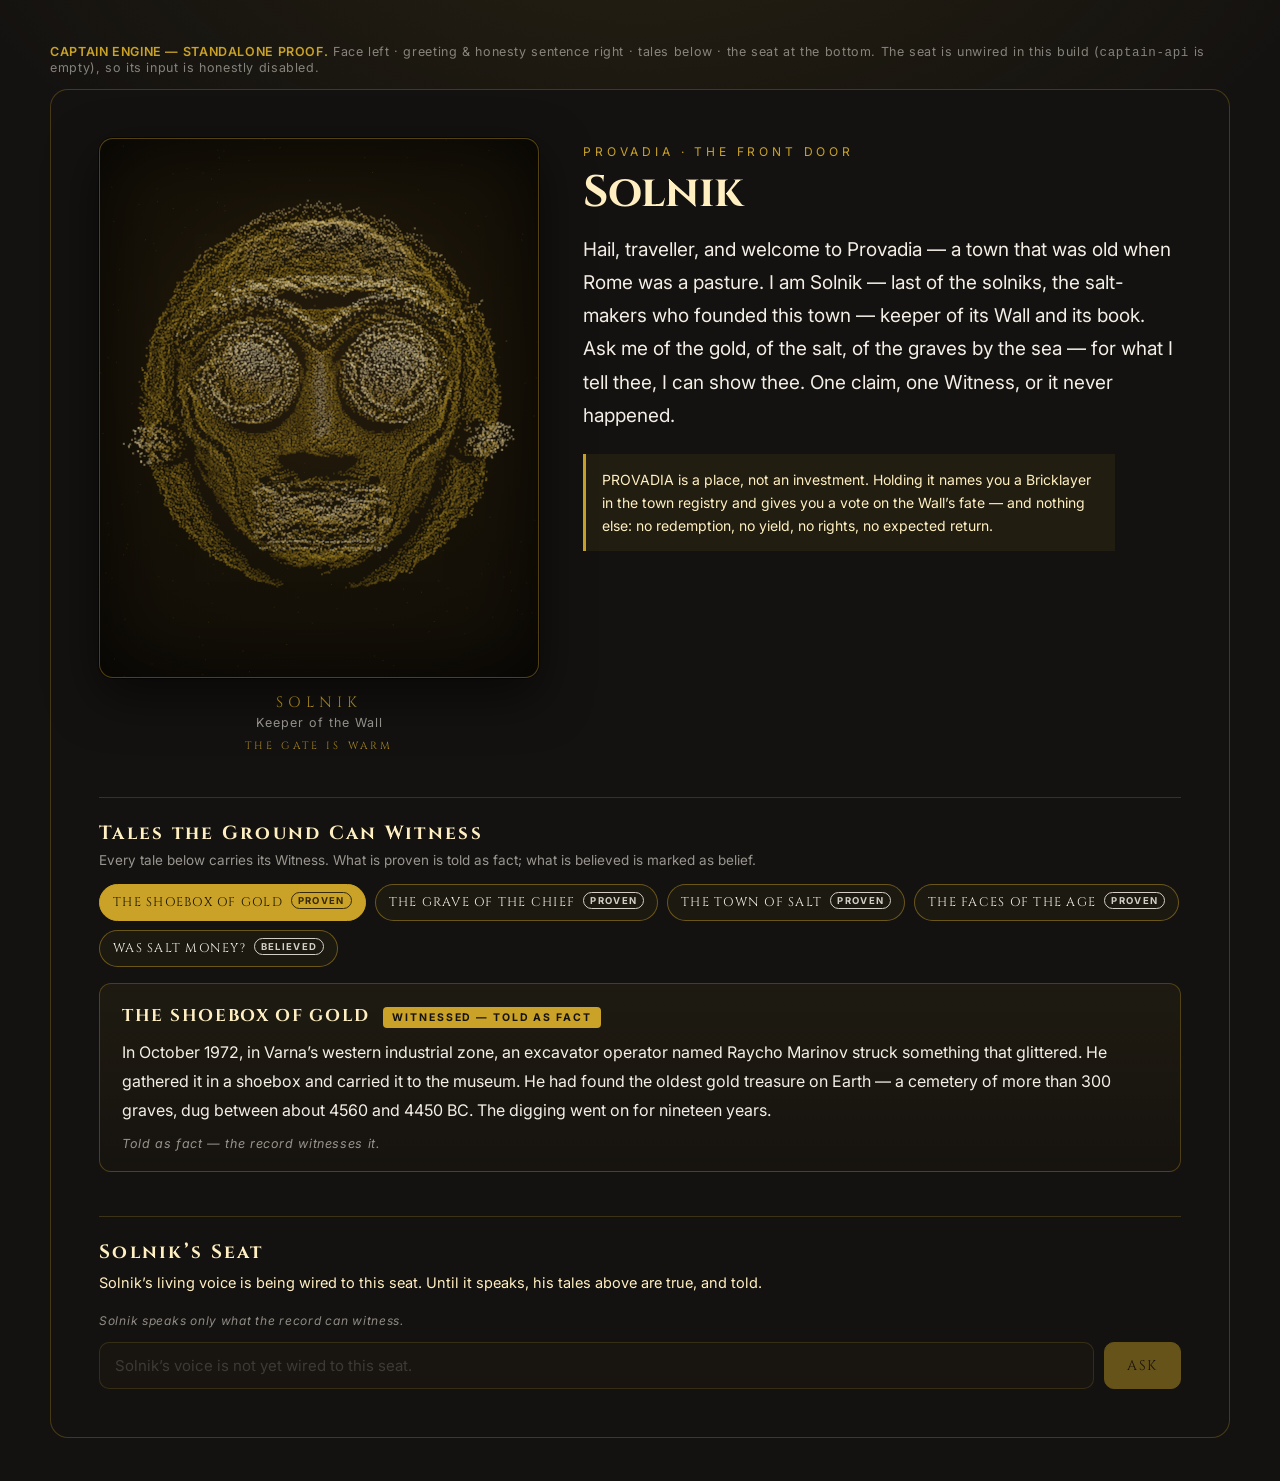
<file: engines/captain/index.html>
<!DOCTYPE html>
<html lang="en">
<head>
<meta charset="utf-8">
<meta name="viewport" content="width=device-width, initial-scale=1">
<title>The Captain — Provadia · Front Door Proof</title>
<meta name="description" content="Proof chamber for the Captain engine: the golden face, his greeting, his receipted tales, and the live seat (unwired in this build).">
<!--
  LIVE SEAT SWITCH: set content to the Captain host base URL
  (e.g. content="https://captain.provadiacoin.com") and nothing else changes.
  Empty = the seat honestly waits, input disabled. See MODULE.md.
-->
<meta name="captain-api" content="">
<link rel="preconnect" href="https://fonts.googleapis.com">
<link rel="preconnect" href="https://fonts.gstatic.com" crossorigin>
<link href="https://fonts.googleapis.com/css2?family=Cinzel:wght@500;700&family=Inter:wght@400;600;700&display=swap" rel="stylesheet">
<style>
  :root{ --field:#141210; --salt:#F4EFE6; --gold:#C9A227; }
  *{ box-sizing:border-box; }
  html,body{ margin:0; padding:0; background:var(--field); }
  body{
    font-family:'Inter',system-ui,sans-serif; color:var(--salt);
    background:
      radial-gradient(ellipse 1100px 600px at 50% -120px, rgba(201,162,39,.10), rgba(20,18,16,0) 65%),
      var(--field);
    min-height:100vh; padding:clamp(14px,3.5vw,44px);
  }
  main{ max-width:1180px; margin:0 auto; }
  .proof-note{
    max-width:1180px; margin:0 auto 14px; font-size:12.5px; letter-spacing:.05em;
    color:rgba(244,239,230,.5);
  }
  .proof-note strong{ color:var(--gold); font-weight:600; }
</style>
</head>
<body>
<main>
  <p class="proof-note"><strong>CAPTAIN ENGINE — STANDALONE PROOF.</strong>
  Face left · greeting &amp; honesty sentence right · tales below · the seat at the bottom.
  The seat is unwired in this build (<code>captain-api</code> is empty), so its input is honestly disabled.</p>

  <div data-captain-root></div>
</main>

<script type="module">
  import { mountCaptain } from './captain.js';
  mountCaptain(document.querySelector('[data-captain-root]'));
</script>
</body>
</html>
</file>
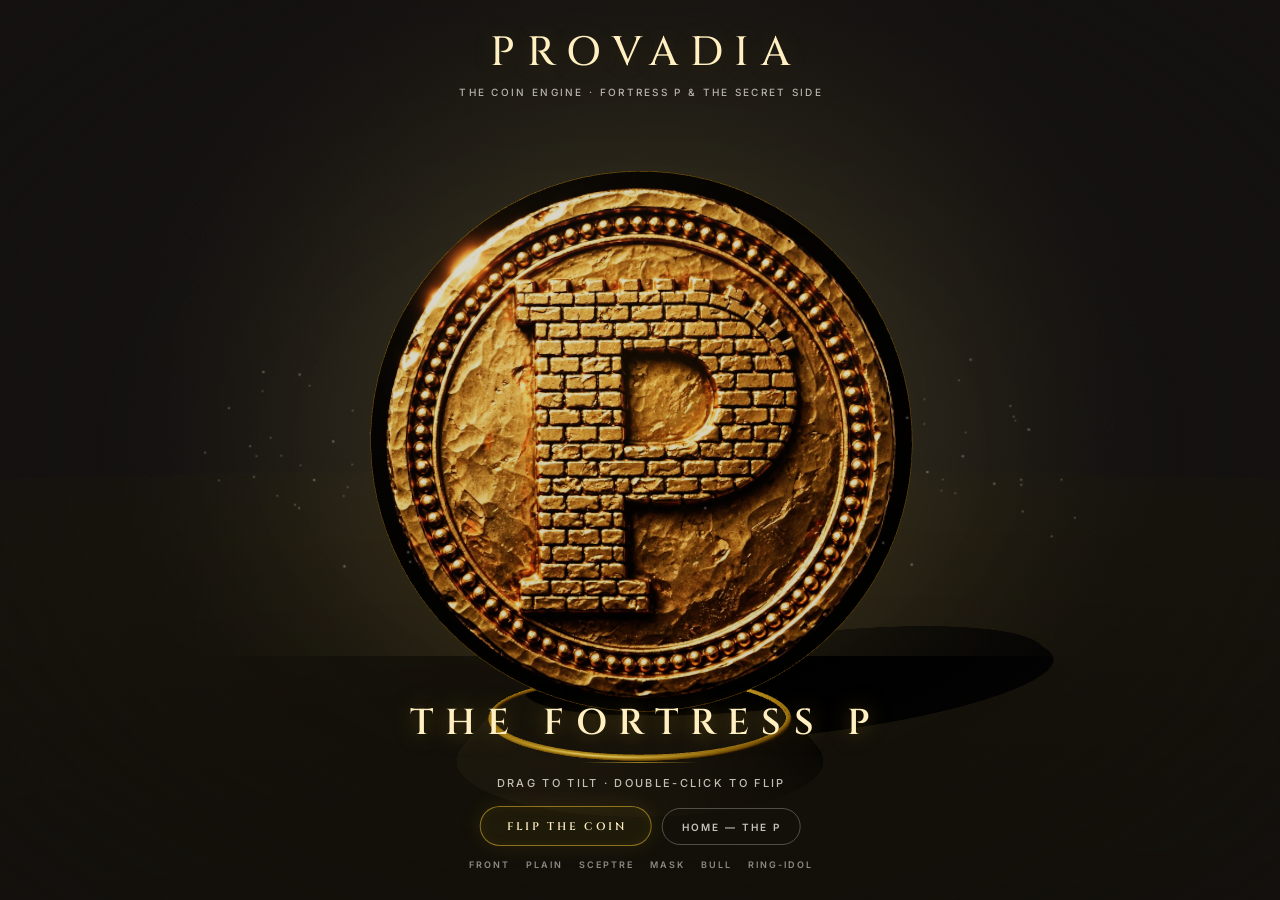
<file: engines/coin/index.html>
<!DOCTYPE html>
<html lang="en">
<head>
  <meta charset="UTF-8">
  <meta name="viewport" content="width=device-width, initial-scale=1.0, viewport-fit=cover">
  <title>PROVADIA — COIN ENGINE PROOF</title>
  <link href="https://fonts.googleapis.com/css2?family=Cinzel:wght@500;600&amp;family=Inter:wght@400;500;600&amp;display=swap" rel="stylesheet">
  <style>
    :root {
      color-scheme: dark;
      --field: #141210;
      --gold: #C9A227;
      --pale-gold: #FFEFC1;
      --salt: #F4EFE6;
    }
    * { box-sizing: border-box; }
    html, body {
      width: 100%;
      height: 100%;
      margin: 0;
      overflow: hidden;
      background: var(--field);
    }
    body {
      font-family: "Inter", sans-serif;
      -webkit-font-smoothing: antialiased;
    }
    #scene, #scene canvas {
      position: fixed;
      inset: 0;
      width: 100%;
      height: 100%;
      display: block;
    }
    #scene canvas {
      touch-action: none;
      cursor: grab;
      -webkit-user-select: none;
      user-select: none;
      -webkit-tap-highlight-color: transparent;
    }
    #scene canvas:active { cursor: grabbing; }
    .vignette {
      position: fixed;
      inset: 0;
      z-index: 2;
      pointer-events: none;
      background: radial-gradient(ellipse at center, transparent 38%, rgba(20,18,16,.22) 66%, rgba(20,18,16,.88) 112%);
    }
    .brand {
      position: fixed;
      top: max(30px, env(safe-area-inset-top));
      left: 50%;
      transform: translateX(-50%);
      z-index: 3;
      width: max-content;
      max-width: 94vw;
      text-align: center;
      pointer-events: none;
    }
    .brand h1 {
      margin: 0;
      color: var(--pale-gold);
      font-family: "Cinzel", serif;
      font-size: clamp(26px, 3.2vw, 46px);
      font-weight: 500;
      line-height: 1.1;
      letter-spacing: .29em;
      text-indent: .29em;
      text-shadow: 0 2px 24px rgba(201,162,38,.18);
    }
    .brand p {
      margin: 11px 0 0;
      color: rgba(244,239,230,.72);
      font-size: 10px;
      font-weight: 500;
      letter-spacing: .23em;
      text-indent: .23em;
      white-space: nowrap;
    }
    .caption-wrap {
      position: fixed;
      left: 50%;
      bottom: max(30px, env(safe-area-inset-bottom));
      transform: translateX(-50%);
      z-index: 3;
      width: max-content;
      max-width: 94vw;
      text-align: center;
    }
    #markName {
      margin: 0;
      color: var(--pale-gold);
      font-family: "Cinzel", serif;
      font-size: clamp(21px, 3vw, 36px);
      font-weight: 600;
      letter-spacing: .34em;
      text-indent: .34em;
      text-shadow: 0 0 26px rgba(201,162,38,.35), 0 2px 18px rgba(201,162,38,.2);
      transition: opacity .22s ease;
    }
    .rule {
      width: 118px;
      height: 1px;
      margin: 15px auto 13px;
      background: linear-gradient(90deg, transparent, rgba(201,162,38,.75), transparent);
    }
    .hint {
      margin: 0;
      color: rgba(244,239,230,.78);
      font-size: 11px;
      font-weight: 500;
      letter-spacing: .21em;
      text-indent: .21em;
      white-space: nowrap;
    }
    .controls {
      margin-top: 16px;
      display: flex;
      gap: 10px;
      justify-content: center;
      align-items: center;
      flex-wrap: wrap;
    }
    #flipBtn {
      padding: 12px 24px 11px;
      font-family: "Cinzel", serif;
      font-size: 11px;
      font-weight: 600;
      letter-spacing: .24em;
      text-indent: .24em;
      color: var(--pale-gold);
      background: rgba(201,162,38,.07);
      border: 1px solid rgba(201,162,38,.65);
      border-radius: 999px;
      cursor: pointer;
      touch-action: manipulation;
      -webkit-tap-highlight-color: transparent;
      box-shadow: 0 0 22px rgba(201,162,38,.12), inset 0 0 14px rgba(201,162,38,.06);
      transition: background .25s ease, color .25s ease;
    }
    #flipBtn:hover { background: rgba(201,162,38,.16); }
    #homeBtn {
      padding: 12px 18px 11px;
      font-family: "Inter", sans-serif;
      font-size: 10px;
      font-weight: 600;
      letter-spacing: .2em;
      text-indent: .2em;
      color: rgba(244,239,230,.8);
      background: transparent;
      border: 1px solid rgba(244,239,230,.28);
      border-radius: 999px;
      cursor: pointer;
      touch-action: manipulation;
    }
    .poses {
      margin-top: 13px;
      display: flex;
      gap: 14px;
      justify-content: center;
      flex-wrap: wrap;
    }
    .poses a {
      color: rgba(244,239,230,.55);
      font-size: 9px;
      font-weight: 600;
      letter-spacing: .22em;
      text-indent: .22em;
      text-decoration: none;
    }
    .poses a:hover, .poses a.active { color: var(--pale-gold); }
    #fade {
      position: fixed;
      inset: 0;
      z-index: 10;
      pointer-events: none;
      background: var(--field);
      animation: clear-fade 2.2s ease-out both;
    }
    @keyframes clear-fade {
      0%, 8% { opacity: 1; }
      100% { opacity: 0; }
    }
    @media (max-width: 700px) {
      .brand h1 { font-size: clamp(24px, 8vw, 33px); letter-spacing: .2em; text-indent: .2em; }
      .brand p { font-size: 8px; letter-spacing: .13em; text-indent: .13em; }
      #markName { font-size: clamp(19px, 6.4vw, 27px); letter-spacing: .26em; text-indent: .26em; }
      .hint { font-size: 9px; letter-spacing: .15em; text-indent: .15em; }
    }
  </style>
</head>
<body>
  <div id="scene" aria-hidden="true"></div>
  <div class="vignette"></div>

  <header class="brand">
    <h1>PROVADIA</h1>
    <p>THE COIN ENGINE · FORTRESS P &amp; THE SECRET SIDE</p>
  </header>

  <div class="caption-wrap">
    <h2 id="markName">THE FORTRESS P</h2>
    <div class="rule"></div>
    <p class="hint">DRAG TO TILT · DOUBLE-CLICK TO FLIP</p>
    <div class="controls">
      <button id="flipBtn" type="button">FLIP THE COIN</button>
      <button id="homeBtn" type="button">HOME — THE P</button>
    </div>
    <nav class="poses" id="poses">
      <a href="?pose=front" data-pose="front">FRONT</a>
      <a href="?pose=plain" data-pose="plain">PLAIN</a>
      <a href="?pose=sceptre" data-pose="sceptre">SCEPTRE</a>
      <a href="?pose=mask" data-pose="mask">MASK</a>
      <a href="?pose=bull" data-pose="bull">BULL</a>
      <a href="?pose=ring" data-pose="ring">RING-IDOL</a>
    </nav>
  </div>
  <div id="fade"></div>

  <script type="module">
    import * as THREE from '../../lib/three.module.min.js';
    import { createCoin, COIN_POSES } from './engine.js';

    const COLORS = {
      field: 0x141210,
      gold: 0xC9A227,
      paleGold: 0xFFEFC1,
      deepGold: 0x6B4A12,
      shadowGold: 0x3D2A08,
      salt: 0xF4EFE6
    };

    const container = document.getElementById('scene');
    const markNameEl = document.getElementById('markName');

    const renderer = new THREE.WebGLRenderer({ antialias: true, powerPreference: 'high-performance' });
    renderer.setPixelRatio(Math.min(window.devicePixelRatio || 1, 2));
    renderer.setSize(window.innerWidth, window.innerHeight);
    renderer.shadowMap.enabled = true;
    renderer.shadowMap.type = THREE.PCFSoftShadowMap;
    renderer.outputColorSpace = THREE.SRGBColorSpace;
    renderer.toneMapping = THREE.ACESFilmicToneMapping;
    renderer.toneMappingExposure = 1.12;
    container.appendChild(renderer.domElement);

    const scene = new THREE.Scene();
    scene.background = new THREE.Color(COLORS.field);
    scene.fog = new THREE.FogExp2(COLORS.field, 0.02);

    const camera = new THREE.PerspectiveCamera(43, window.innerWidth / window.innerHeight, 0.1, 100);
    camera.position.set(0, 2.6, 8.6);

    // The ONE warm key light: 45 degrees, upper-left (host scene's job —
    // the coin engine itself ships no key light).
    const key = new THREE.DirectionalLight(COLORS.paleGold, 3.1);
    key.position.set(-7, 11, 10);
    key.castShadow = true;
    key.shadow.mapSize.set(2048, 2048);
    key.shadow.camera.left = -6;
    key.shadow.camera.right = 6;
    key.shadow.camera.top = 8;
    key.shadow.camera.bottom = -4;
    key.shadow.camera.near = 4;
    key.shadow.camera.far = 40;
    key.shadow.bias = -0.0004;
    key.shadow.normalBias = 0.025;
    key.target.position.set(0, 2.35, 0);
    scene.add(key, key.target);

    const hemisphere = new THREE.HemisphereLight(COLORS.salt, COLORS.field, 0.26);
    scene.add(hemisphere);

    const ground = new THREE.Mesh(
      new THREE.CircleGeometry(42, 96),
      new THREE.MeshStandardMaterial({ color: COLORS.field, roughness: 0.98, metalness: 0.02 })
    );
    ground.rotation.x = -Math.PI / 2;
    ground.receiveShadow = true;
    scene.add(ground);

    // Short pedestal under the coin (top at y = 0.30; coin bottom 0.35).
    const stone = new THREE.MeshStandardMaterial({ color: 0x1D1A16, roughness: 0.95, metalness: 0.05 });
    const pedestal = new THREE.Mesh(new THREE.CylinderGeometry(1.12, 1.38, 0.3, 48), stone);
    pedestal.position.set(0, 0.15, 0);
    pedestal.castShadow = true;
    pedestal.receiveShadow = true;
    scene.add(pedestal);
    const trim = new THREE.Mesh(
      new THREE.TorusGeometry(1.12, 0.022, 10, 72),
      new THREE.MeshStandardMaterial({
        color: COLORS.gold,
        emissive: COLORS.deepGold,
        emissiveIntensity: 0.22,
        roughness: 0.32,
        metalness: 0.58
      })
    );
    trim.rotation.x = Math.PI / 2;
    trim.position.set(0, 0.3, 0);
    scene.add(trim);

    // Soft gold glow behind the coin (from the Secret Side build).
    const glowCanvas = document.createElement('canvas');
    glowCanvas.width = 512;
    glowCanvas.height = 512;
    const gtx = glowCanvas.getContext('2d');
    const glowGrad = gtx.createRadialGradient(256, 256, 10, 256, 256, 256);
    glowGrad.addColorStop(0, 'rgba(201,162,38,0.30)');
    glowGrad.addColorStop(0.45, 'rgba(107,74,18,0.14)');
    glowGrad.addColorStop(1, 'rgba(20,18,16,0)');
    gtx.fillStyle = glowGrad;
    gtx.fillRect(0, 0, 512, 512);
    const glow = new THREE.Mesh(
      new THREE.PlaneGeometry(11, 11),
      new THREE.MeshBasicMaterial({ map: new THREE.CanvasTexture(glowCanvas), transparent: true, depthWrite: false })
    );
    glow.position.set(0, 2.45, -3.4);
    scene.add(glow);

    // ---------- THE COIN (engine) ----------
    const query = new URLSearchParams(window.location.search);
    const poseName = query.get('pose');
    const hasPose = poseName !== null && Object.prototype.hasOwnProperty.call(COIN_POSES, poseName);

    const { group, api } = createCoin({ idle: !hasPose, frontArtworkUrl: './front-published.jpg', pTextureUrl: './marks/fortress-p.png' });
    group.position.set(0, 2.35, 0); // the town's placement contract
    scene.add(group);
    if (hasPose) api.setPose(poseName);
    api.setInteractive(renderer.domElement, true);

    document.querySelectorAll('#poses a').forEach(a => {
      if (a.dataset.pose === poseName) a.classList.add('active');
    });
    document.getElementById('flipBtn').addEventListener('click', () => api.flip());
    document.getElementById('homeBtn').addEventListener('click', () => api.homePose());

    function resize() {
      const width = Math.max(1, window.innerWidth);
      const height = Math.max(1, window.innerHeight);
      camera.aspect = width / height;
      // Fit the WHOLE coin on narrow portrait screens (Secret Side logic).
      const fitTan = 2.18 / 8.55;
      let fov = 43;
      if (Math.tan(THREE.MathUtils.degToRad(fov / 2)) * camera.aspect < fitTan) {
        fov = Math.min(75, THREE.MathUtils.radToDeg(2 * Math.atan(fitTan / camera.aspect)));
      }
      camera.fov = fov;
      camera.updateProjectionMatrix();
      renderer.setPixelRatio(Math.min(window.devicePixelRatio || 1, 2));
      renderer.setSize(width, height);
    }
    window.addEventListener('resize', resize, { passive: true });
    resize();

    let currentCaption = 'THE FORTRESS P';
    function setCaption(text) {
      if (text === currentCaption) return;
      currentCaption = text;
      markNameEl.style.opacity = '0';
      setTimeout(() => {
        markNameEl.textContent = text;
        markNameEl.style.opacity = '1';
      }, 180);
    }

    const startTime = performance.now();
    let previousTime = startTime;

    function animate(now) {
      requestAnimationFrame(animate);
      const elapsed = (now - startTime) / 1000;
      const delta = Math.min(Math.max((now - previousTime) / 1000, 0), 0.05);
      previousTime = now;

      api.update(delta, elapsed);
      setCaption(api.getState().caption);

      // Readable state for verification.
      window.__coinProof = api.getState();

      camera.lookAt(0, 2.3, 0);
      renderer.render(scene, camera);
    }
    requestAnimationFrame(animate);
  </script>
</body>
</html>
</file>
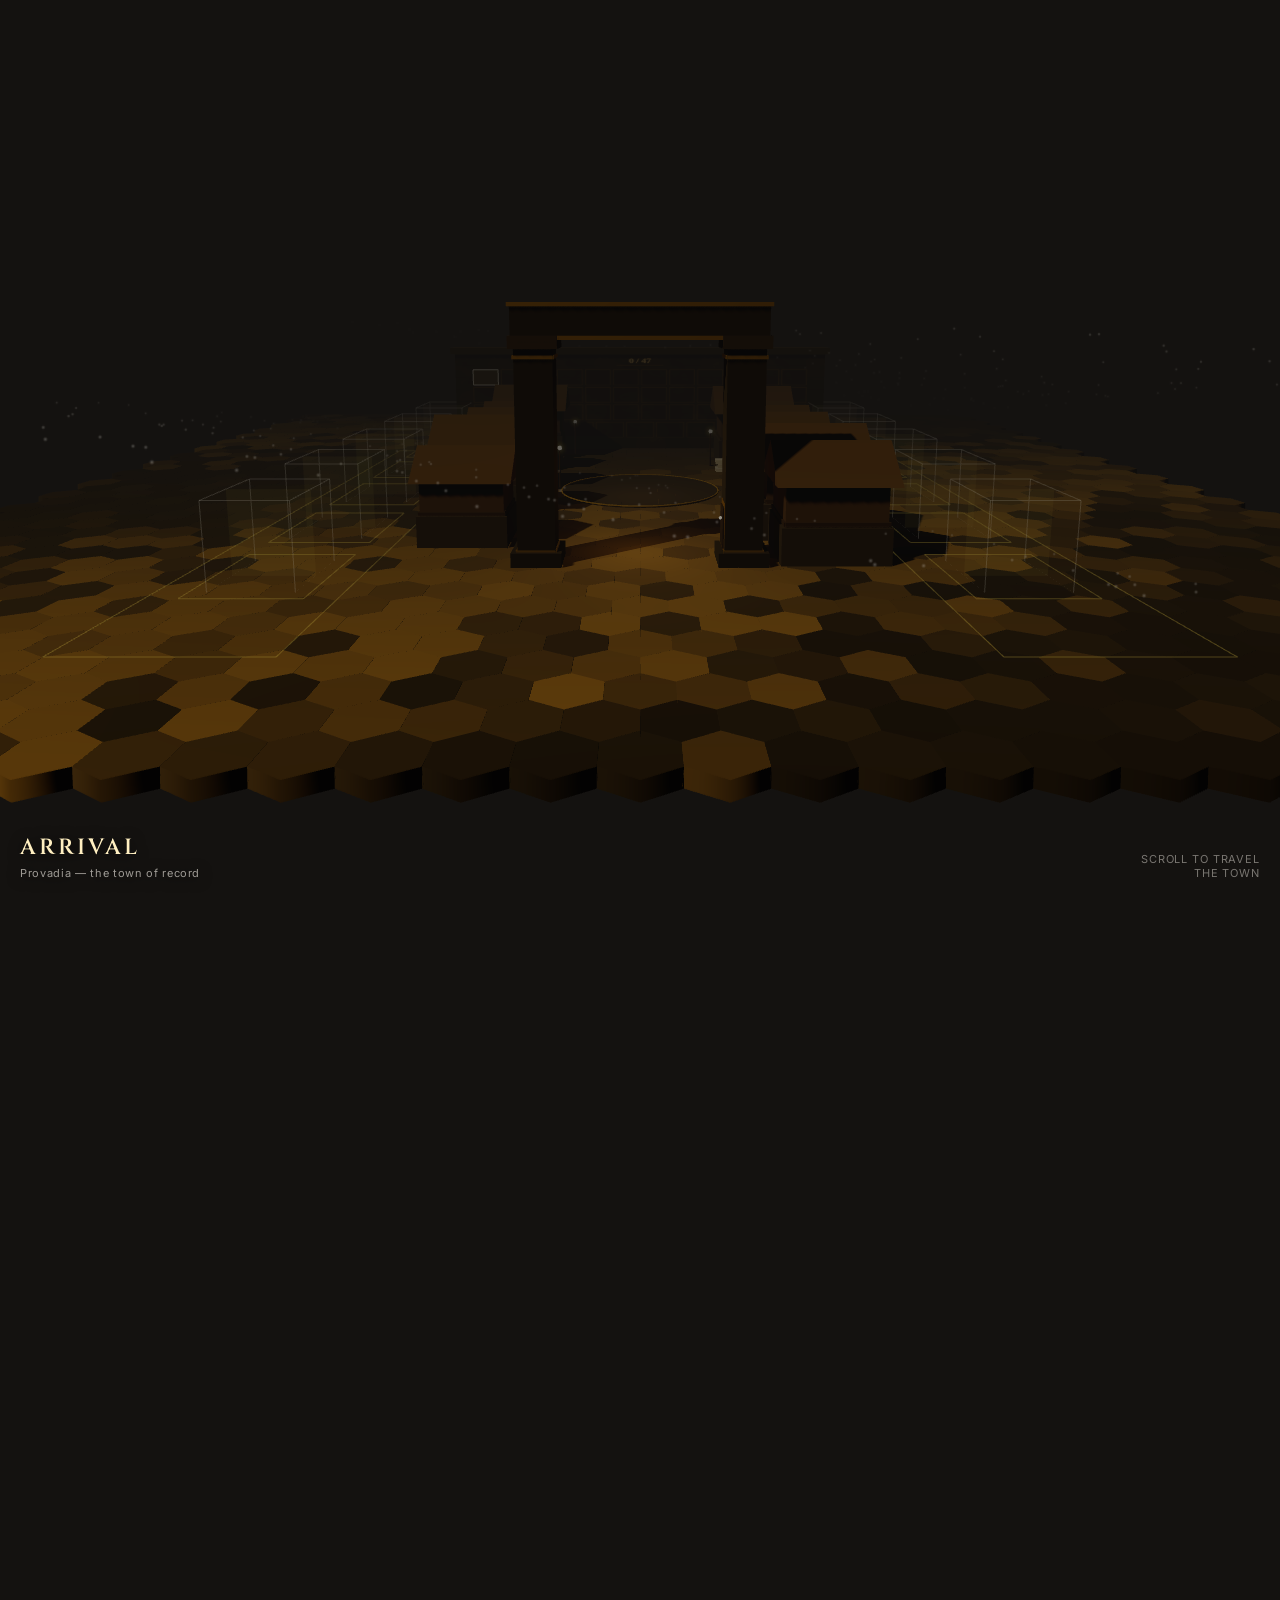
<file: engines/world/index.html>
<!DOCTYPE html>
<html lang="en">
<head>
<meta charset="UTF-8">
<meta name="viewport" content="width=device-width, initial-scale=1.0, viewport-fit=cover">
<title>PROVADIA — World Spine (proof)</title>
<link rel="preconnect" href="https://fonts.googleapis.com">
<link rel="preconnect" href="https://fonts.gstatic.com" crossorigin>
<link href="https://fonts.googleapis.com/css2?family=Cinzel:wght@500;600;700&family=Inter:wght@400;500;600&display=swap" rel="stylesheet">
<style>
  * { margin:0; padding:0; box-sizing:border-box; }
  html { background:#141210; }
  body {
    background:#141210; color:#F4EFE6; font-family:'Inter',system-ui,sans-serif;
    overflow-x:hidden;
  }
  #stage { position:fixed; inset:0; z-index:0; }
  #stage canvas { display:block; width:100%; height:100%; }
  /* Scroll body: ~700vh drives the journey. */
  #scroll-body { position:relative; z-index:1; height:700vh; pointer-events:none; }
  #fade {
    position:fixed; inset:0; background:#000; z-index:10; pointer-events:none;
    opacity:1; transition:opacity 1.6s ease;
  }
  #fade.gone { opacity:0; }
  #caption {
    position:fixed; left:20px; bottom:20px; z-index:5; pointer-events:none;
    font-family:'Cinzel',serif; font-weight:600; letter-spacing:.14em;
    font-size:clamp(15px,2.4vw,22px); color:#FFEFC1;
    text-shadow:0 2px 14px rgba(0,0,0,.85);
    text-transform:uppercase;
  }
  #caption small {
    display:block; margin-top:4px; font-family:'Inter',sans-serif; font-weight:400;
    letter-spacing:.06em; font-size:11px; color:rgba(244,239,230,.62);
    text-transform:none;
  }
  #hint {
    position:fixed; right:20px; bottom:20px; z-index:5; pointer-events:none;
    font-size:11px; letter-spacing:.08em; color:rgba(244,239,230,.45);
    text-transform:uppercase; text-align:right;
  }
  #err {
    position:fixed; left:50%; top:18px; transform:translateX(-50%); z-index:20;
    background:rgba(60,10,10,.92); color:#ffd9d9; border:1px solid #a33;
    padding:10px 14px; border-radius:8px; font-size:13px; display:none;
    max-width:min(92vw,560px);
  }
</style>
</head>
<body>
<div id="stage"></div>
<div id="scroll-body"></div>
<div id="caption">Arrival<small>Provadia — the town of record</small></div>
<div id="hint">Scroll to travel<br>the town</div>
<div id="fade"></div>
<div id="err"></div>

<script type="module">
import * as THREE from '../../lib/three.module.min.js';
import { createWorld } from './engine.js';

const errBox = document.getElementById('err');
function showErr(msg) { errBox.textContent = msg; errBox.style.display = 'block'; }
window.addEventListener('error', (e) => showErr('Error: ' + (e.message || e.type)));

// ---- renderer / scene / camera (the integrator does the same) ----
const stage = document.getElementById('stage');
const renderer = new THREE.WebGLRenderer({ antialias: true, powerPreference: 'high-performance' });
renderer.setPixelRatio(Math.min(window.devicePixelRatio || 1, 2)); // DPR cap 2
renderer.setSize(window.innerWidth, window.innerHeight);
renderer.shadowMap.enabled = true;
renderer.shadowMap.type = THREE.PCFSoftShadowMap;
renderer.toneMapping = THREE.ACESFilmicToneMapping;   // lighting law
renderer.toneMappingExposure = 1.05;
renderer.outputColorSpace = THREE.SRGBColorSpace;
stage.appendChild(renderer.domElement);

const scene = new THREE.Scene();
scene.background = new THREE.Color(0x141210);
scene.fog = new THREE.FogExp2(0x141210, 0.02);        // lighting law

const camera = new THREE.PerspectiveCamera(55, window.innerWidth / window.innerHeight, 0.1, 300);
camera.position.set(0, 10, 48);

// ---- world ----
let world;
try {
  world = createWorld(scene);
} catch (e) {
  showErr('createWorld failed: ' + e.message);
  throw e;
}

// ---- ?shot=<0..1> freezes journey progress for screenshots ----
const params = new URLSearchParams(window.location.search);
const shotRaw = params.get('shot');
const shot = shotRaw === null ? null : parseFloat(shotRaw);
if (shot !== null && !isNaN(shot)) world.setShotMode(shot);

// ---- scroll journey ----
let panelMode = false;
let scrollProgress = 0;
function readScroll() {
  const max = document.documentElement.scrollHeight - window.innerHeight;
  scrollProgress = max > 0 ? Math.min(1, Math.max(0, window.scrollY / max)) : 0;
  if (!panelMode && shot === null) world.setJourneyProgress(scrollProgress);
}
window.addEventListener('scroll', readScroll, { passive: true });
readScroll();

// ---- stations / caption ----
const LABELS = {
  arrival: 'Arrival',
  gate: 'The Gate',
  square: 'Coin Square',
  wall: 'The Golden Wall',
  record: 'The Record',
  story: 'The Old Street',
  door: "The Captain's Door",
};
const caption = document.getElementById('caption');
const stationCbs = [];
world.onStation((name) => {
  caption.firstChild.textContent = LABELS[name] || name;
  stationCbs.slice().forEach((cb) => { try { cb(name); } catch (e) {} });
});

// ---- TOWN_API (integrator contract) ----
window.TOWN_API = {
  onStation(cb) { if (typeof cb === 'function') stationCbs.push(cb); },
  getProgress() { return world.getProgress(); },
  setPanelMode(on) {
    panelMode = !!on;
    if (!panelMode) readScroll(); // resume: re-sync to wherever scroll is
  },
};

// ---- resize (must not error at mobile sizes) ----
window.addEventListener('resize', () => {
  const w = window.innerWidth, h = window.innerHeight;
  camera.aspect = w / h;
  camera.updateProjectionMatrix();
  renderer.setPixelRatio(Math.min(window.devicePixelRatio || 1, 2));
  renderer.setSize(w, h);
});

// ---- loop ----
const clock = new THREE.Clock();
function tick() {
  requestAnimationFrame(tick);
  const dt = Math.min(clock.getDelta(), 0.05);
  const t = clock.elapsedTime;
  world.update(dt, t);
  world.applyCamera(camera, dt);
  renderer.render(scene, camera);
}
tick();

// Black fade-in at load.
requestAnimationFrame(() => requestAnimationFrame(() => {
  document.getElementById('fade').classList.add('gone');
}));
</script>
</body>
</html>
</file>
<file: sections/panels.css>
/* ============================================================
   PROVADIA — Town of Record · Station Panels
   panels.css — lift with panels.html into the town shell.
   Palette: field #141210 · golds #C9A227 / #FFEFC1 / #6B4A12 / #3D2A08
            salt #F4EFE6
   Type: Cinzel (display) · Inter (body) — loaded by host page.
   Panels are translucent so the 3D scene breathes behind them.
   ============================================================ */

:root{
  --field:#141210;
  --gold:#C9A227;
  --gold-pale:#FFEFC1;
  --gold-deep:#6B4A12;
  --gold-shadow:#3D2A08;
  --salt:#F4EFE6;
  --salt-dim:rgba(244,239,230,.72);
  --salt-faint:rgba(244,239,230,.52);
  --panel-bg:rgba(20,18,16,.82);
  --hairline:rgba(201,162,39,.38);
  --hairline-soft:rgba(201,162,39,.18);
}

/* ---------- Base panel ---------- */
.town-panel{
  position:relative;
  max-width:680px;
  margin:0 auto;
  padding:2.75rem 2.5rem 2.5rem;
  background:var(--panel-bg);
  -webkit-backdrop-filter:blur(14px) saturate(1.08);
  backdrop-filter:blur(14px) saturate(1.08);
  border:1px solid var(--hairline);
  color:var(--salt);
  font-family:'Inter',system-ui,-apple-system,sans-serif;
  font-size:1rem;
  line-height:1.65;
  box-sizing:border-box;
}
.town-panel *{box-sizing:border-box}
.town-panel::before{
  content:"";
  position:absolute;inset:6px;
  border:1px solid var(--hairline-soft);
  pointer-events:none;
}
.panel-inner{position:relative}

/* Eyebrow — small, tracked, gold */
.panel-eyebrow{
  margin:0 0 1rem;
  font-family:'Inter',system-ui,sans-serif;
  font-size:.68rem;
  font-weight:600;
  letter-spacing:.32em;
  text-transform:uppercase;
  color:var(--gold);
  line-height:1.5;
}
.panel-eyebrow::after{
  content:"";
  display:block;
  width:44px;height:1px;
  background:var(--gold);
  margin-top:.85rem;
  opacity:.75;
}

/* Display headings */
.panel-title{
  margin:0 0 1.1rem;
  font-family:'Cinzel',serif;
  font-weight:700;
  font-size:2rem;
  line-height:1.12;
  letter-spacing:.06em;
  color:var(--gold-pale);
  text-transform:uppercase;
}
.panel-title--xl{
  font-size:clamp(2.9rem,8vw,4.6rem);
  letter-spacing:.14em;
  margin-bottom:.9rem;
}
.panel-subtitle{
  margin:0 0 1rem;
  font-family:'Cinzel',serif;
  font-size:1.15rem;
  font-weight:600;
  letter-spacing:.04em;
  color:var(--salt);
  line-height:1.45;
}
.panel-lead{
  margin:0 0 1rem;
  font-size:1.08rem;
  line-height:1.65;
  color:var(--salt);
}
.panel-body{margin:0 0 1rem;color:var(--salt-dim)}
.panel-body:last-child{margin-bottom:0}
.panel-small{
  margin:1.4rem 0 0;
  font-size:.86rem;
  letter-spacing:.04em;
  color:var(--salt-faint);
  font-style:italic;
}
.panel-panel a{color:var(--gold-pale)}
.town-panel a{
  color:var(--gold-pale);
  text-decoration:underline;
  text-decoration-color:rgba(201,162,39,.55);
  text-underline-offset:3px;
}
.town-panel a:hover,.town-panel a:focus{color:#fff;text-decoration-color:var(--gold)}

/* ---------- 1 · Arrival ---------- */
.town-panel[data-station="arrival"]{
  text-align:center;
  padding-top:3.4rem;padding-bottom:3.2rem;
}
.town-panel[data-station="arrival"] .panel-eyebrow::after{margin-left:auto;margin-right:auto}
.town-panel[data-station="arrival"] .panel-lead{
  font-family:'Cinzel',serif;
  font-size:1.22rem;
  line-height:1.5;
  color:var(--salt);
}
.town-panel[data-station="arrival"] .panel-small{font-style:normal;letter-spacing:.06em}

/* ---------- 3 · Square / Coin — contract block ---------- */
.contract-block{
  margin:1.6rem 0 .4rem;
  padding:1.15rem 1.2rem 1.05rem;
  border:1px solid var(--hairline);
  background:rgba(61,42,8,.28);
}
.contract-label{
  margin:0 0 .6rem;
  font-size:.72rem;font-weight:600;
  letter-spacing:.22em;text-transform:uppercase;
  color:var(--gold);
}
.contract-row{
  display:flex;align-items:flex-start;gap:.7rem;flex-wrap:wrap;
}
.contract-address{
  flex:1 1 260px;
  font-family:ui-monospace,'SF Mono',Menlo,Consolas,monospace;
  font-size:.82rem;line-height:1.55;
  color:var(--gold-pale);
  word-break:break-all;
  margin:0;
}
.copy-btn{
  flex:0 0 auto;
  appearance:none;
  border:1px solid var(--hairline);
  background:transparent;
  color:var(--gold-pale);
  font-family:'Inter',sans-serif;
  font-size:.72rem;font-weight:600;
  letter-spacing:.16em;text-transform:uppercase;
  padding:.55rem .9rem;
  cursor:pointer;
}
.copy-btn:hover,.copy-btn:focus{background:rgba(201,162,39,.14);color:#fff}
.contract-links{
  margin:1rem 0 0;padding:0;list-style:none;
  display:flex;flex-wrap:wrap;gap:.6rem 1.4rem;
  font-size:.9rem;
}

/* ---------- 4 · Wall ---------- */
.wall-counter{
  margin:.4rem 0 .15rem;
  font-family:'Cinzel',serif;
  font-size:clamp(3.4rem,10vw,5.2rem);
  font-weight:700;line-height:1;
  letter-spacing:.08em;
  color:var(--gold-pale);
}
.wall-counter-sub{
  margin:0 0 1.4rem;
  font-size:.82rem;letter-spacing:.18em;text-transform:uppercase;
  color:var(--gold);
}
.wall-slot{
  margin:1.4rem 0;
  padding:1.1rem 1.2rem;
  border:1px dashed rgba(201,162,39,.5);
  color:var(--salt-dim);
}
.wall-slot p{margin:0}
.sub-block{margin-top:1.6rem;padding-top:1.4rem;border-top:1px solid var(--hairline-soft)}
.sub-block-title{
  margin:0 0 .7rem;
  font-family:'Cinzel',serif;
  font-size:.95rem;font-weight:700;
  letter-spacing:.18em;text-transform:uppercase;
  color:var(--gold-pale);
}
.night-brick-countdown{
  margin:.8rem 0 0;
  font-size:.9rem;color:var(--salt-dim);
}
.night-brick-countdown #nightBrickCountdown{
  font-family:ui-monospace,Menlo,Consolas,monospace;
  color:var(--gold-pale);
}
.bell-line{
  margin-top:1.4rem;
  padding-left:1rem;
  border-left:2px solid var(--gold-deep);
  color:var(--salt-dim);
  font-style:italic;
}
.bell-line p{margin:0}

/* ---------- 5 · Registry ---------- */
.registry-empty{
  margin:0 0 1rem;
  font-family:'Cinzel',serif;
  font-size:1.35rem;font-weight:600;
  letter-spacing:.03em;color:var(--gold-pale);
}
.registry-treasure{
  margin:1.4rem 0 0;
  padding:1.1rem 1.2rem;
  border:1px solid var(--hairline-soft);
  background:rgba(201,162,39,.06);
  font-family:'Cinzel',serif;
  font-size:1.02rem;line-height:1.55;
  color:var(--salt);
}
.registry-treasure p{margin:0}

/* ---------- 6 · Road ---------- */
.road-list{margin:1.6rem 0 0;padding:0;list-style:none;counter-reset:road}
.road-step{
  position:relative;
  padding:1rem 1.1rem 1rem 3.4rem;
  margin-bottom:.65rem;
  border:1px solid var(--hairline-soft);
}
.road-step-num{
  position:absolute;left:1.1rem;top:1rem;
  font-family:'Cinzel',serif;font-size:1.05rem;font-weight:700;
  color:var(--gold);line-height:1.4;
}
.road-step-title{
  margin:0 0 .25rem;
  font-family:'Cinzel',serif;font-size:.92rem;font-weight:700;
  letter-spacing:.14em;text-transform:uppercase;color:var(--gold-pale);
}
.road-step-desc{margin:0;font-size:.92rem;line-height:1.55;color:var(--salt-dim)}
/* Step 1 — being poured: solid outline */
.road-step--outline{
  border:1px solid var(--gold);
  background:rgba(201,162,39,.08);
  box-shadow:inset 0 0 0 1px rgba(201,162,39,.12);
}
.road-step--outline .road-step-desc{color:var(--salt)}
/* Steps 2–8 — ghosted / blueprint */
.road-step--ghost{
  border-style:dashed;
  border-color:rgba(201,162,39,.22);
  background:transparent;
  opacity:.62;
}
.road-step--ghost .road-step-title{color:rgba(255,239,193,.78)}
.road-footnote{
  margin:1.3rem 0 0;font-size:.84rem;color:var(--salt-faint);font-style:italic;
}

/* ---------- 7 · Story ---------- */
.fact-list{margin:1.4rem 0 0;display:grid;gap:.7rem}
.fact-block{
  padding:1rem 1.15rem;
  border-left:2px solid var(--gold-deep);
  background:rgba(244,239,230,.03);
}
.fact-block p{margin:0;color:var(--salt-dim);font-size:.96rem;line-height:1.62}
.fact-block strong,.fact-lead{
  color:var(--salt);font-weight:600;
}
.interpretation-block{
  margin-top:1.6rem;
  padding:1.2rem 1.25rem 1.1rem;
  border:1px solid var(--gold-deep);
  outline:1px dashed rgba(201,162,39,.35);
  outline-offset:5px;
  background:rgba(61,42,8,.22);
}
.interpretation-label{
  margin:0 0 .7rem;
  font-size:.7rem;font-weight:700;
  letter-spacing:.26em;text-transform:uppercase;
  color:var(--gold);
}
.interpretation-block p{margin:0;color:var(--salt-dim);font-size:.95rem;line-height:1.65}

/* ---------- 8 · Door / Support + footer ---------- */
.door-list{margin:1.2rem 0 0;padding:0;list-style:none;display:grid;gap:.6rem}
.door-item{
  display:flex;flex-wrap:wrap;gap:.4rem .8rem;align-items:baseline;
  padding:.85rem 1rem;
  border:1px solid var(--hairline-soft);
}
.door-name{font-weight:700;color:var(--salt);min-width:5.2rem}
.door-detail{color:var(--salt-dim)}
.door-status{
  margin-left:auto;
  font-size:.68rem;font-weight:700;letter-spacing:.18em;text-transform:uppercase;
  color:var(--gold);
}
.door-status--pending{color:var(--salt-faint)}
.armor-line{
  margin:1.4rem 0 0;
  font-family:'Cinzel',serif;font-size:1rem;line-height:1.55;color:var(--gold-pale);
}
.honesty-block{
  margin-top:1.8rem;padding-top:1.5rem;border-top:1px solid var(--hairline);
}
.honesty-block p{margin:0 0 1rem;color:var(--salt);font-size:.97rem;line-height:1.65}
.footer-contract{
  font-family:ui-monospace,Menlo,Consolas,monospace;
  font-size:.78rem;color:var(--gold-pale);word-break:break-all;margin:0 0 1rem;
}
.sign-off{
  margin:0;
  font-family:'Cinzel',serif;font-size:1.05rem;letter-spacing:.12em;
  color:var(--gold-pale);
}
.secrets-block{margin-top:2rem;padding-top:1.6rem;border-top:1px solid var(--hairline-soft)}
.secrets-intro{margin:0 0 1.1rem;color:var(--salt-dim);font-size:.93rem;line-height:1.62}
.secrets-list{margin:0;padding:0;list-style:none;display:grid;gap:.55rem}
.secrets-list li{
  font-family:ui-monospace,Menlo,Consolas,monospace;
  font-size:.72rem;line-height:1.6;color:var(--salt-dim);
  word-break:break-all;
  padding:.6rem .75rem;
  border:1px solid rgba(201,162,39,.14);
  background:rgba(0,0,0,.18);
}
.secrets-list .secret-name{color:var(--gold-pale);font-weight:700}

/* ---------- Responsive ---------- */
@media (max-width:640px){
  .town-panel{padding:2.1rem 1.35rem 1.9rem}
  .panel-title{font-size:1.65rem}
  .door-status{margin-left:0}
  .road-step{padding-left:2.9rem}
}
@media (prefers-reduced-motion:reduce){
  .town-panel{scroll-behavior:auto}
}
</file>
<file: sections/record/panels.css>
/* PROVADIA — RECORD & MARKET panels
   Palette: gold #C9A227 · pale gold #FFEFC1 · deep gold #6B4A12 ·
   darkest #3D2A08 · field #141210 · salt #F4EFE6. Cinzel + Inter. */

.rec-panel {
  --gold: #C9A227; --pale: #FFEFC1; --deep: #6B4A12; --darkest: #3D2A08;
  --field: #141210; --salt: #F4EFE6;
  max-width: 860px; margin: 0 auto; padding: 3.5rem 1.25rem;
  color: var(--salt); font-family: Inter, system-ui, sans-serif;
}
.rec-head { text-align: center; margin-bottom: 2rem; }
.rec-eyebrow {
  font-family: Cinzel, serif; letter-spacing: .35em; text-transform: uppercase;
  font-size: .72rem; color: var(--gold); margin: 0 0 .6rem;
}
.rec-title {
  font-family: Cinzel, serif; font-weight: 700; font-size: clamp(1.9rem, 5vw, 2.8rem);
  color: var(--pale); margin: 0 0 .8rem; line-height: 1.1;
}
.rec-lede { max-width: 620px; margin: 0 auto; line-height: 1.65; opacity: .88; font-size: 1rem; }

.rec-card {
  background: linear-gradient(180deg, rgba(201,162,39,.07), rgba(201,162,39,.02));
  border: 1px solid rgba(201,162,39,.45); border-radius: 10px;
  padding: 1.6rem 1.6rem 1.2rem; margin-bottom: 1.4rem;
  box-shadow: 0 10px 40px rgba(0,0,0,.45);
}
.rec-subtitle {
  font-family: Cinzel, serif; color: var(--pale); font-size: 1.15rem;
  margin: 1.4rem 0 .6rem; letter-spacing: .04em;
}
.rec-subtitle-sm { font-size: .95rem; }

.rec-row {
  display: flex; justify-content: space-between; gap: 1.5rem;
  padding: .65rem 0; border-bottom: 1px solid rgba(201,162,39,.18);
}
.rec-row:last-child { border-bottom: none; }
.rec-k {
  font-family: Cinzel, serif; font-size: .8rem; letter-spacing: .12em;
  text-transform: uppercase; color: var(--gold); white-space: nowrap; padding-top: .15rem;
}
.rec-v { text-align: right; line-height: 1.55; }
.rec-mono { font-family: ui-monospace, "SF Mono", Menlo, monospace; font-size: .82rem; word-break: break-all; }
.rec-source { font-size: .82rem; color: var(--pale); opacity: .85; margin: 1rem 0 .2rem; }
.rec-note { font-size: .88rem; line-height: 1.6; opacity: .78; margin: .7rem 0; }
.rec-links { display: flex; flex-wrap: wrap; gap: .7rem; margin: 1.1rem 0 .4rem; }
.rec-links a {
  color: var(--darkest); background: var(--gold); text-decoration: none;
  font-weight: 600; font-size: .88rem; padding: .55rem 1rem; border-radius: 6px;
}
.rec-links a:hover { background: var(--pale); }

.rec-honesty, .rec-charter {
  border-left: 3px solid var(--gold); margin: 1.6rem 0; padding: 1rem 1.2rem;
  background: rgba(61,42,8,.35); line-height: 1.7; font-size: 1.02rem; color: var(--pale);
}
.rec-charter { font-family: Cinzel, serif; font-size: 1.08rem; }

.rec-verdict {
  font-family: Cinzel, serif; text-align: center; font-size: 1rem; letter-spacing: .03em;
  padding: .9rem 1rem; border-radius: 8px; margin: 0 0 1.2rem; line-height: 1.5;
  border: 1px solid rgba(201,162,39,.4); color: var(--pale);
}
.rec-verdict[data-state="ok"] { background: rgba(201,162,39,.16); border-color: var(--gold); }
.rec-verdict[data-state="fail"] { background: rgba(140,30,20,.25); border-color: #a03a2a; color: #ffd9d2; }

.rec-list { list-style: none; margin: 0; padding: 0; }
.rec-entry { padding: 1rem 0; border-bottom: 1px solid rgba(201,162,39,.18); }
.rec-entry:last-child { border-bottom: none; }
.rec-entry-head { display: flex; justify-content: space-between; gap: 1rem; align-items: baseline; }
.rec-entry-title { font-family: Cinzel, serif; color: var(--pale); font-size: 1.02rem; }
.rec-entry-date { font-size: .8rem; color: var(--gold); letter-spacing: .08em; }
.rec-entry-text { line-height: 1.65; margin: .45rem 0 .55rem; opacity: .92; }
.rec-hash {
  display: block; font-size: .72rem; word-break: break-all; line-height: 1.6;
  color: var(--gold); opacity: .85;
}
.rec-payload {
  display: block; font-size: .8rem; word-break: break-all; line-height: 1.7;
  background: rgba(0,0,0,.4); border: 1px solid rgba(201,162,39,.3);
  border-radius: 6px; padding: .8rem 1rem; color: var(--pale); margin: .6rem 0;
}

@media (max-width: 560px) {
  .rec-row { flex-direction: column; gap: .2rem; }
  .rec-v { text-align: left; }
  .rec-card { padding: 1.2rem 1rem 1rem; }
}
</file>
